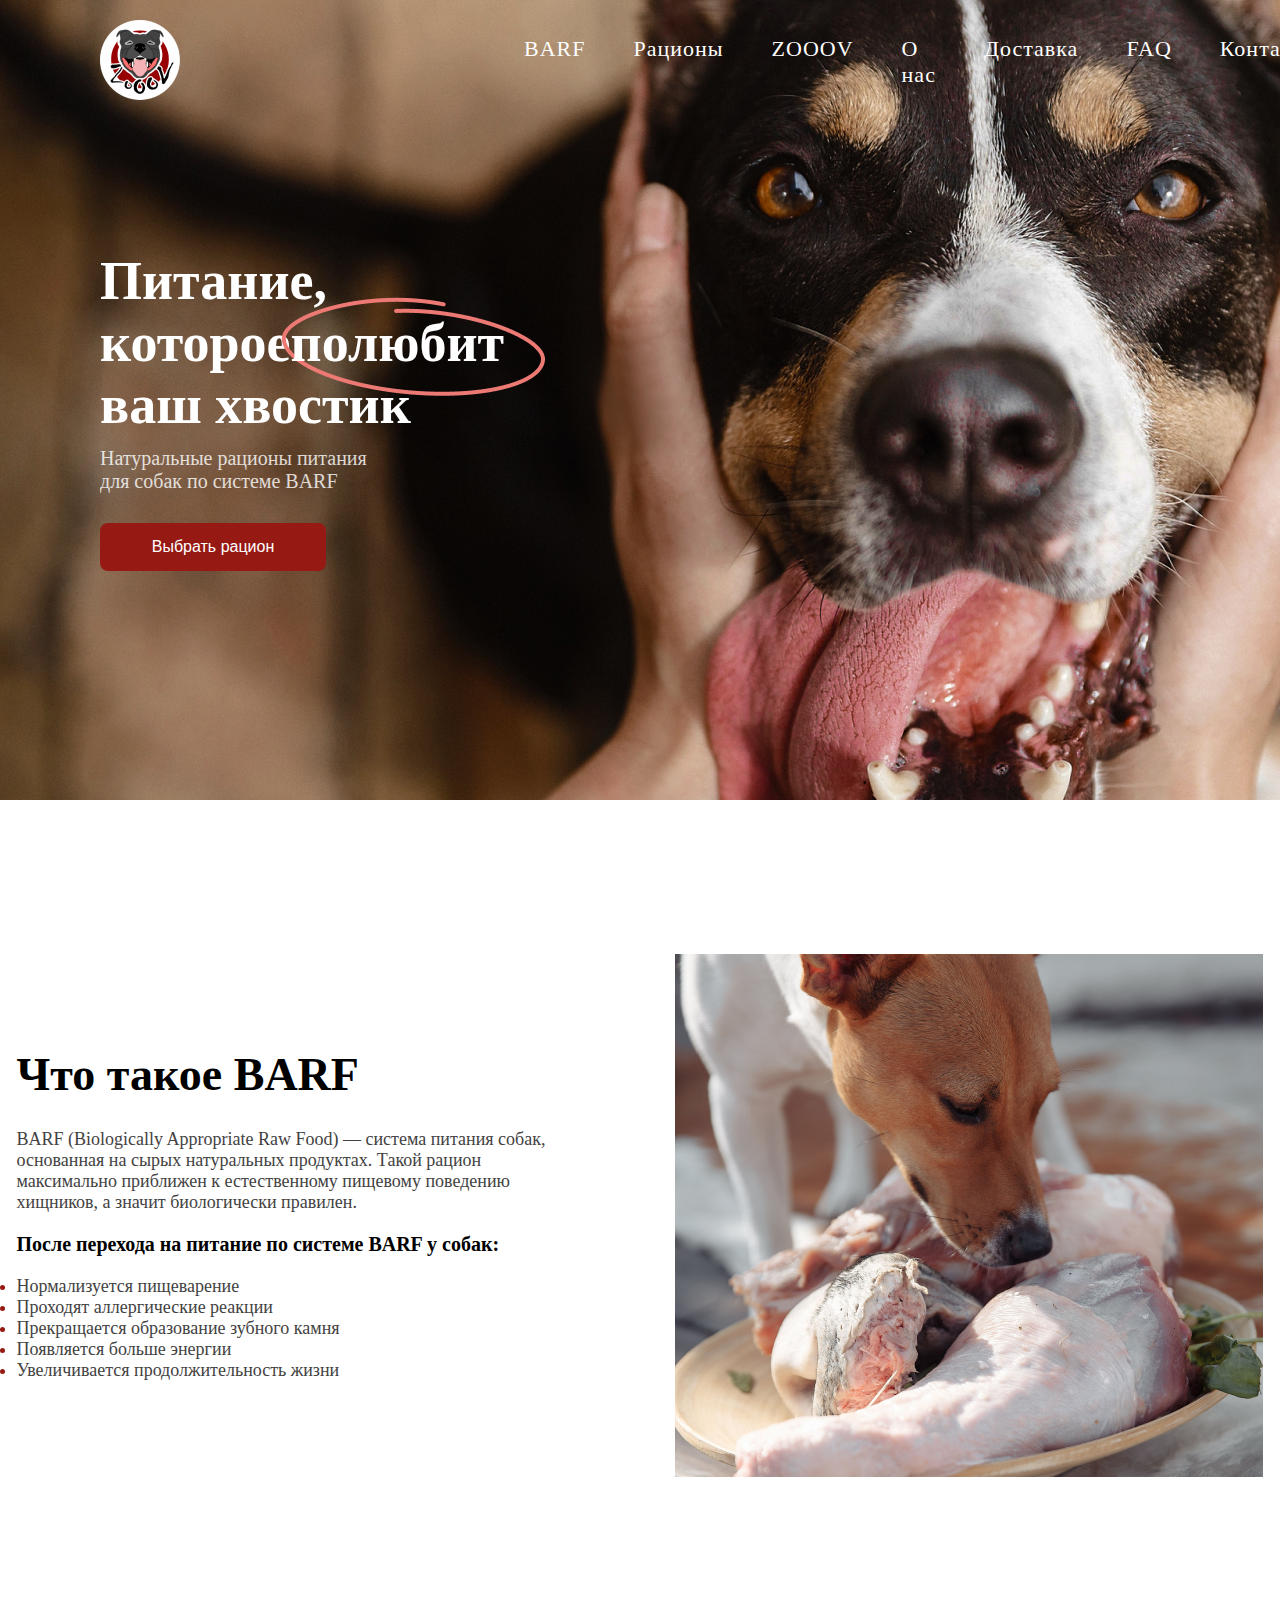
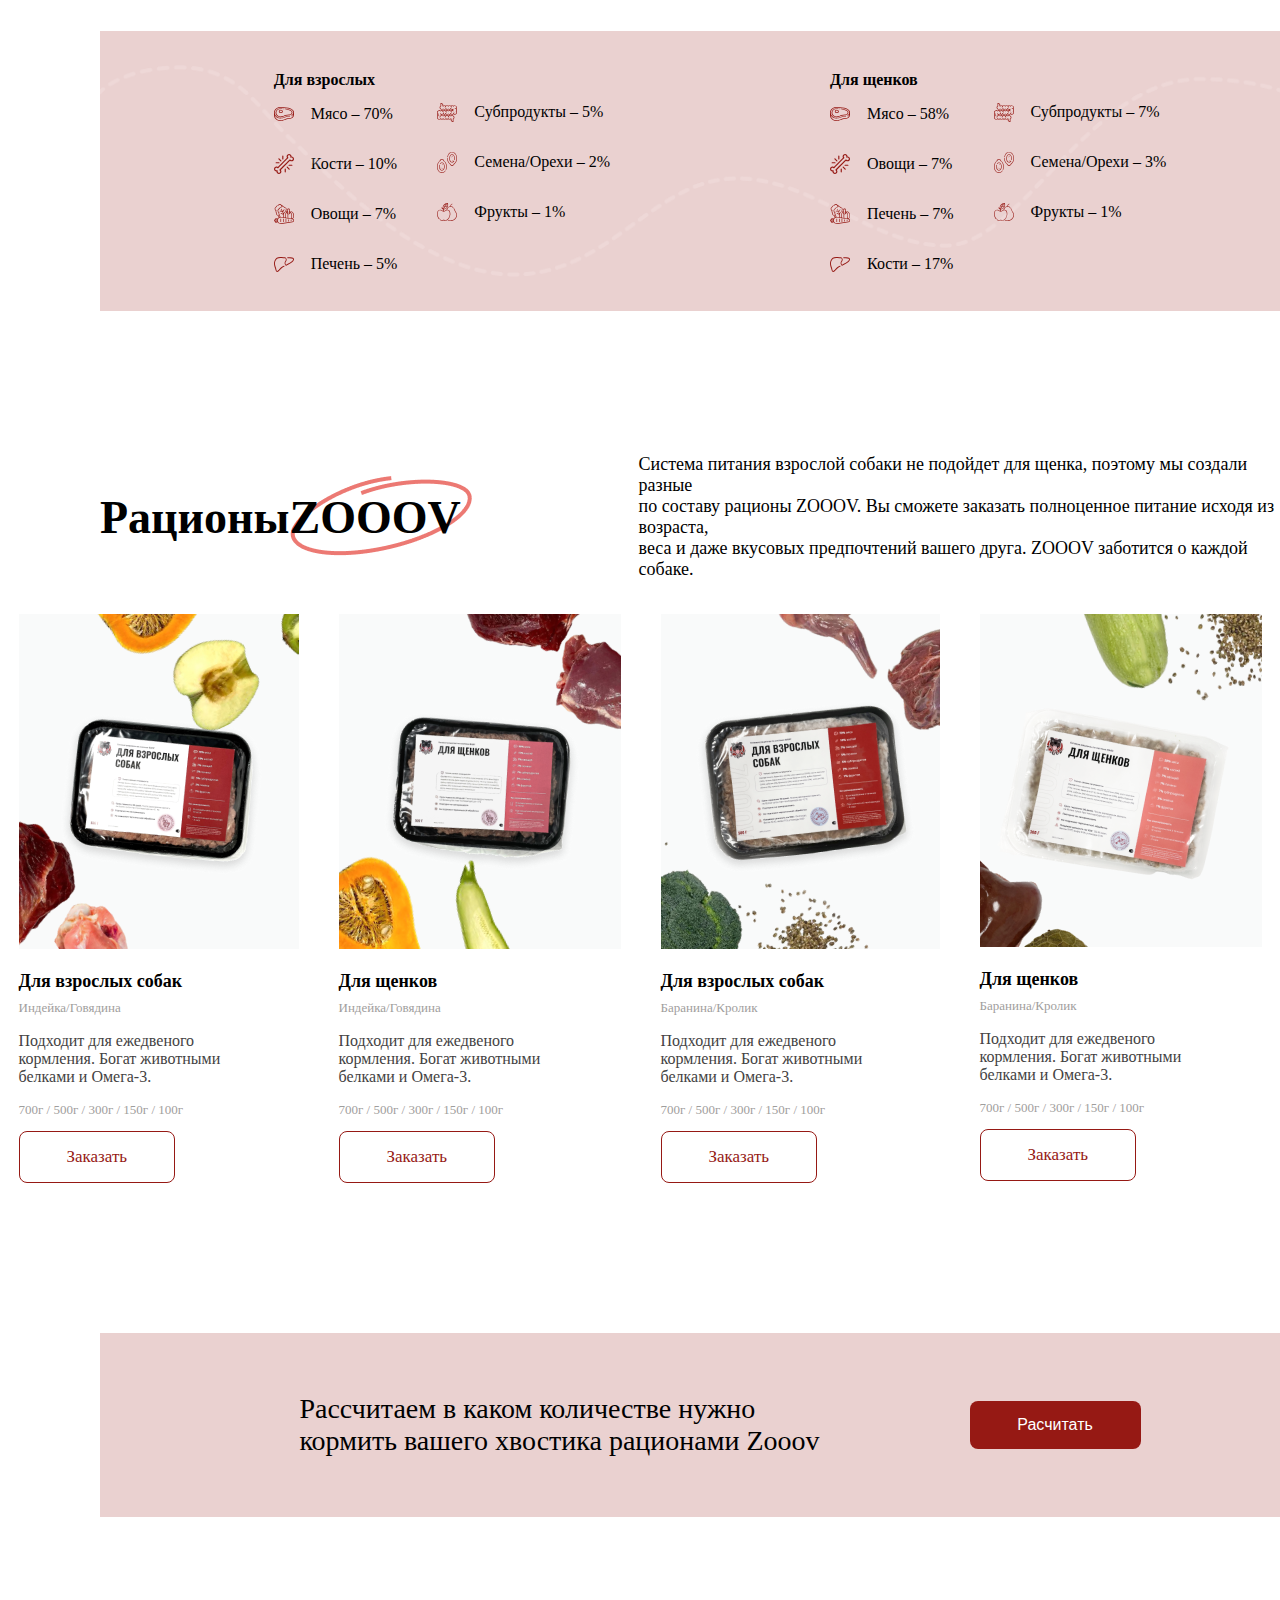
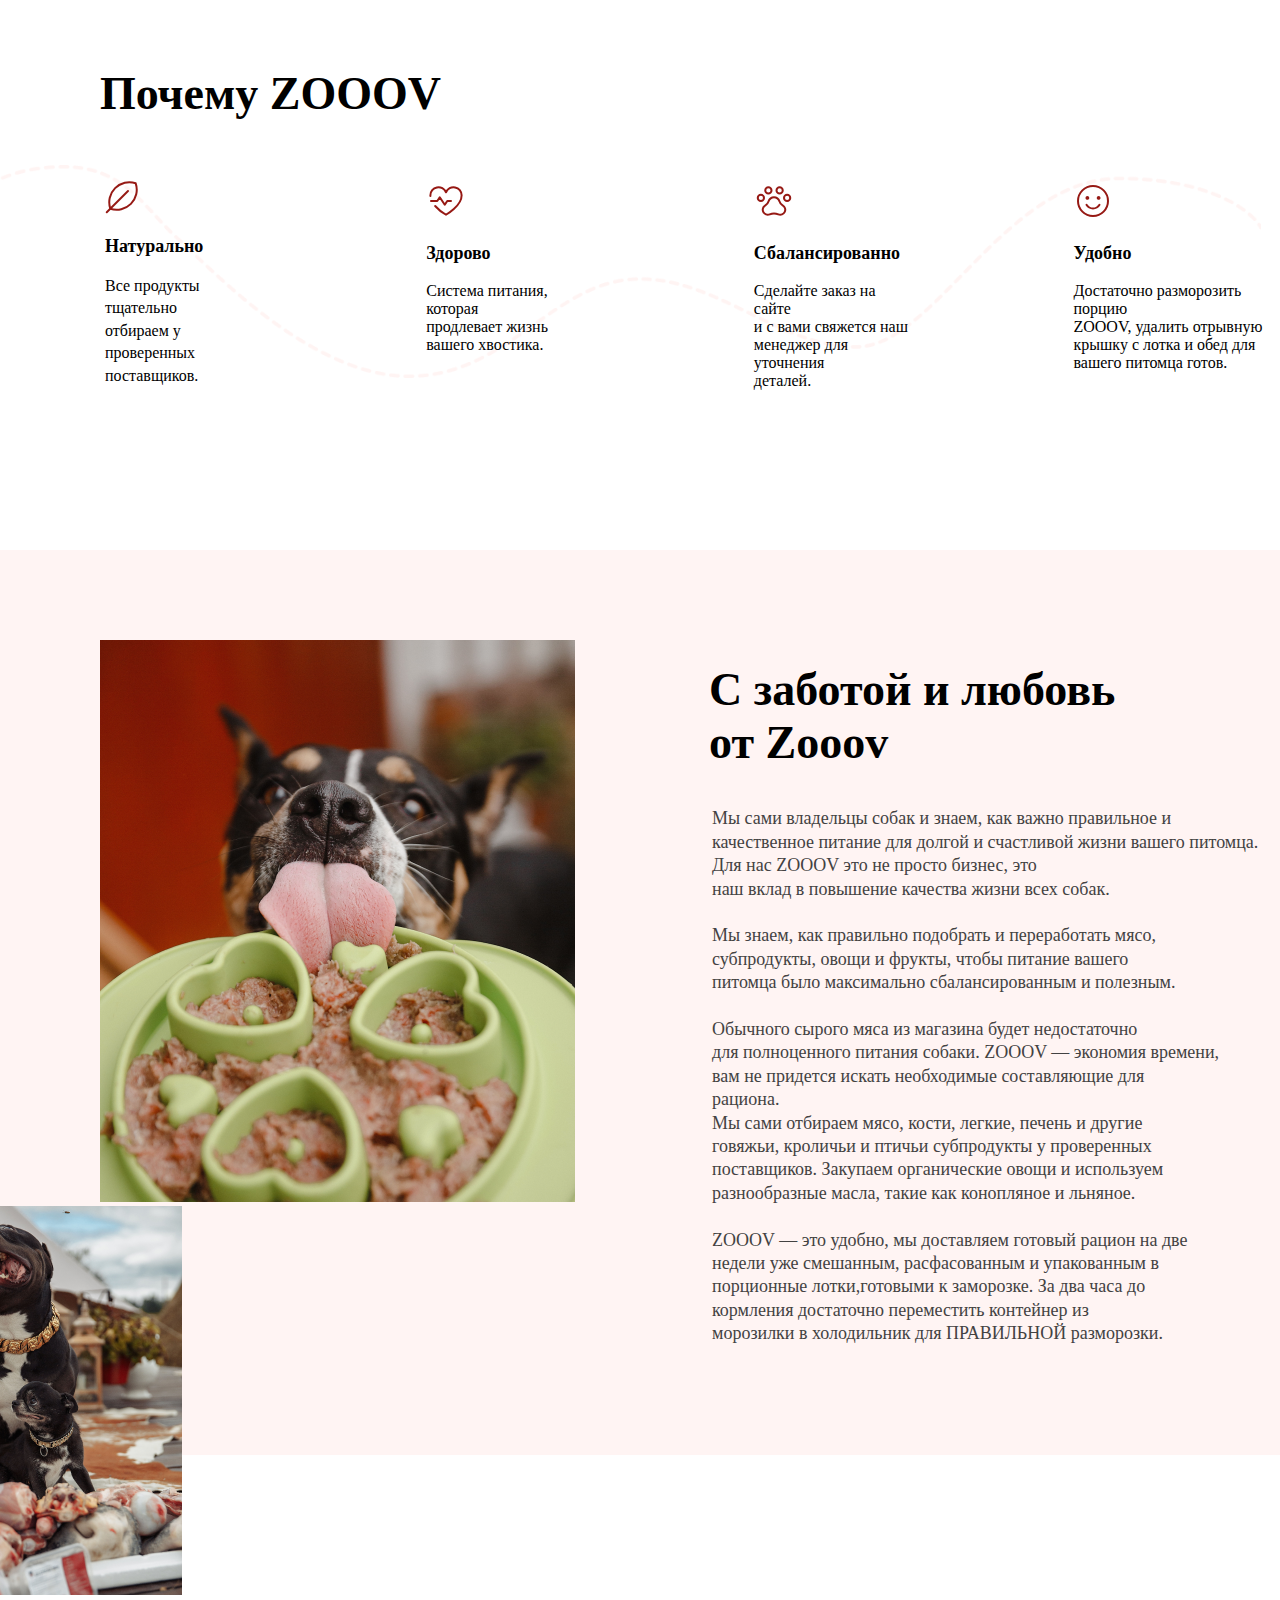
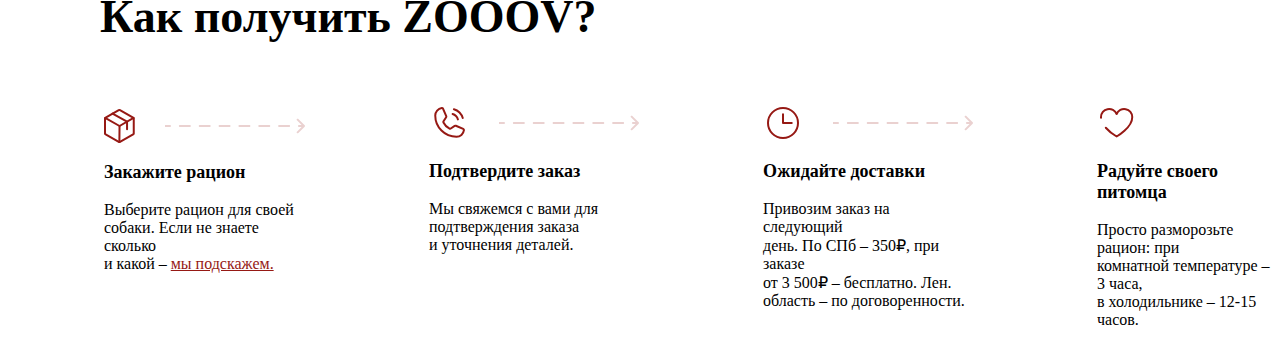
<file: index.html>
<!DOCTYPE html>
<html lang="en">
<head>
  <meta charset="UTF-8">
  <meta http-equiv="X-UA-Compatible" content="IE=edge">
  <meta name="viewport" content="width=device-width, initial-scale=1.0">
  <link rel="stylesheet" href="style.css">
  <title>Document</title>
</head>
<body>
  
<!--HEADER-->
<header>
  <div class="nav-bar">
     <div class="logo">
      <a class="" href="#"><img src="img/logo.png" alt="альтернативный текст"> </a>
    </div>
    <div class="">
      <ul class="menu-flex list degulop-masegvad">
        <li class="menu-li">
          <a class="nav-item link" href="#">BARF</a> 
        </li>
        <li class="menu-li">
          <a class="nav-item link" href="#">Рационы</a> 
        </li>
        <li class="menu-li">
          <a class="nav-item link" href="#">ZOOOV</a> 
        </li>
        <li class="menu-li">
          <a class="nav-item link" href="#">О нас</a> 
        </li>
        <li class="menu-li">
          <a class="nav-item link" href="#">Доставка</a> 
        </li>
        <li class="menu-li">
          <a class="nav-item link" href="#">FAQ</a> 
        </li>
        <li class="menu-li">
          <a class="nav-item link" href="#">Контакты</a> 
        </li>
      </ul>
      <div class="header-div">
        <h1 class="header-h1">
          Питание,<br> которое <img class="img-elips" src="img/Ellipse 1.png" alt="альтернативный текст"><span class="poli">полюбит</span><br> ваш хвостик 
          
        </h1>
        <p class="header-p">
          Натуральные рационы питания<br> для собак по системе BARF
        </p>
        <form action="https://myrusakov.ru/js-accordion.html" target="_blank">
        <button class="header-botton">
          <a href="#" class="botton-a link">Выбрать рацион</a>
        </button>
        </form>
      </div>
    </div>
    <img class="img-zooo" src="img/ZOOOV.png" alt="альтернативный текст">
    </div>
    <img class="img-header" src="img/header.png" alt="альтернативный текст"> 
</header>

<!--Что такое BARF-->
<section>
  <div class="barf">
  <div class="barf-div">
    <h2 class="barf-h2">
      Что такое BARF
    </h2>
    <p class="barf-p">
      BARF (Biologically Appropriate Raw Food) — система питания собак,<br>
       основанная на сырых натуральных продуктах. Такой рацион <br>
        максимально приближен к естественному пищевому поведению <br>
         хищников, а значит биологически правилен. 
    </p>
    <p class="barf-p2">
      После перехода на питание по системе BARF у собак:
    </p>
  
      <li class="barf-li">
        <span class="span-li">Нормализуется пищеварение</span>
      </li>
      <li class="barf-li">
        <span class="span-li">Проходят аллергические реакции</span>
       </li>
      <li class="barf-li">
        <span class="span-li">Прекращается образование зубного камня</span>
      </li>
      <li class="barf-li">
        <span class="span-li">Появляется больше энергии</span>
      </li>
      <li class="barf-li">
        <span class="span-li"> Увеличивается продолжительность жизни </span>
      </li>
   
  </div>
  <div>
    <img class="img-dog" src="img/dog.png" alt="альтернативный текст">
  </div>
  </div>
</section>

<!--РАЦИОН-->
<section>
  <div class="racion-food">
<div class="racion-div">
      <ul>
        <li class="list racion-list">
          Для взрослых 
        </li>
        <li class="list racion">
        <svg width="20" height="14"  fill="none" xmlns="http://www.w3.org/2000/svg">
          <g clip-path="url(#clip0_137_428)">
          <path d="M18.2951 2.43524C17.378 1.78163 16.0964 1.25452 14.4738 0.853916C11.3463 0.0843373 7.81893 0 6.44327 0C2.89242 0 0 2.59337 0 5.77711V8.22289C0 11.4066 2.89242 14 6.44327 14C8.0776 14 9.31217 13.5361 10.6173 13.0512C11.9694 12.5452 13.3568 12.0286 15.3204 12.0286C17.9071 12.0286 20 10.1416 20 7.83283V5.38705C20 4.23795 19.4239 3.24699 18.2951 2.43524ZM17.9659 8.42319C18.1188 8.56024 18.3657 8.57078 18.5185 8.43373C18.7889 8.21235 19.0123 7.95934 19.2122 7.69578V7.83283C19.2122 9.76205 17.4603 11.3328 15.3086 11.3328C13.1922 11.3328 11.7225 11.881 10.3116 12.4081C9.08877 12.872 7.92475 13.3042 6.44327 13.3042C3.44503 13.3042 0.975897 11.2063 0.787772 8.5497C1.88125 10.3419 4.00941 11.5542 6.44327 11.5542C8.0776 11.5542 9.31217 11.0904 10.6173 10.6054C11.9694 10.0994 13.3568 9.58283 15.3204 9.58283C15.4615 9.58283 15.6143 9.57229 15.7554 9.56175C15.9671 9.54066 16.1317 9.37199 16.1082 9.18223C16.0847 8.99247 15.8965 8.84488 15.6849 8.86596C15.5673 8.87651 15.438 8.87651 15.3204 8.87651C13.204 8.87651 11.7343 9.4247 10.3233 9.95181C9.08877 10.4262 7.92475 10.8584 6.44327 10.8584C3.3157 10.8584 0.776014 8.58133 0.776014 5.77711C0.776014 2.97289 3.3157 0.695783 6.44327 0.695783C7.78366 0.695783 11.2287 0.780121 14.2622 1.52861C17.5426 2.34036 19.2122 3.63705 19.2122 5.38705C19.2122 6.34639 18.7654 7.2741 17.9777 7.92771C17.8248 8.06476 17.8248 8.28614 17.9659 8.42319Z" fill="#961914"/>
          <path d="M17.6484 8.64452C17.5544 8.46531 17.3192 8.39151 17.1311 8.47585H17.1193C16.9312 8.56019 16.8489 8.77103 16.943 8.95025C17.0135 9.07676 17.1546 9.14001 17.2957 9.14001C17.3545 9.14001 17.4133 9.12947 17.4721 9.10838C17.6602 9.02404 17.7425 8.82374 17.6484 8.64452Z" fill="#961914"/>
          <path d="M9.26512 1.49691H9.2416C9.02996 1.48636 8.84184 1.62341 8.81832 1.82371C8.80656 2.01347 8.95942 2.18215 9.17106 2.20323H9.19457C9.20633 2.20323 9.21809 2.20323 9.22985 2.20323C9.42973 2.20323 9.6061 2.06618 9.61785 1.87642C9.64137 1.68667 9.47676 1.51799 9.26512 1.49691Z" fill="#961914"/>
          <path d="M18.1893 4.44879C17.8013 3.753 16.943 3.16264 15.6261 2.6777C14.5679 2.28764 13.4039 2.03463 12.6161 1.89758C12.1458 1.81324 11.652 1.73945 11.1464 1.6762C10.9347 1.65511 10.7349 1.79216 10.7113 1.98192C10.6761 2.17168 10.8289 2.35089 11.0406 2.37198C11.5344 2.43523 12.0047 2.50903 12.4633 2.58282C15.144 3.05722 16.9782 3.84788 17.4956 4.75451C17.6014 4.94427 17.6602 5.15511 17.6602 5.38704C17.6602 6.54668 16.6138 7.48493 15.3204 7.48493C14.0153 7.48493 12.7572 7.67469 11.4521 8.06475C10.8877 8.23342 10.3469 8.43372 9.81775 8.63403C9.46502 8.76053 9.11228 8.89758 8.74779 9.01354C7.8542 9.32981 7.16049 9.45632 6.44326 9.45632C4.18577 9.45632 2.3398 7.81174 2.3398 5.7771C2.3398 3.753 4.17401 2.09788 6.44326 2.09788C6.89006 2.09788 7.33686 2.10842 7.77189 2.11897C7.84244 2.11897 7.92475 2.11897 7.99529 2.12951C8.21869 2.14005 8.39506 1.99246 8.40682 1.79216C8.41857 1.6024 8.25396 1.43373 8.03057 1.42318C7.94826 1.42318 7.87771 1.41264 7.79541 1.41264C7.34861 1.41264 6.89006 1.4021 6.44326 1.4021C3.75073 1.4021 1.56378 3.36294 1.56378 5.7771C1.56378 8.19126 3.75073 10.1521 6.44326 10.1521C7.26631 10.1521 8.03057 10.0045 9.02998 9.66716C9.39447 9.5512 9.75896 9.41415 10.1117 9.2771C10.629 9.08734 11.1581 8.88704 11.6872 8.72891C12.91 8.35993 14.0858 8.18071 15.3086 8.18071C17.0253 8.18071 18.4244 6.9262 18.4244 5.38704C18.4362 5.03915 18.3539 4.73342 18.1893 4.44879Z" fill="#961914"/>
          <path d="M6.81955 2.7937C5.72607 2.7937 4.84424 3.52111 4.84424 4.40665C4.84424 5.29219 5.72607 6.00906 6.81955 6.00906C7.91302 6.00906 8.79486 5.28165 8.79486 4.39611C8.79486 3.51057 7.91302 2.7937 6.81955 2.7937ZM6.81955 5.31328C6.16111 5.31328 5.62025 4.90213 5.62025 4.40665C5.62025 3.90063 6.16111 3.50003 6.81955 3.50003C7.47798 3.50003 8.01884 3.90063 8.01884 4.40665C8.01884 4.91268 7.47798 5.31328 6.81955 5.31328Z" fill="#961914"/>
          </g>
          </svg>
          <p class="racion-p">
            Мясо – 70%
          </p>
        </li>
        <li class="list racion">
          <svg width="20" height="20"  fill="none" xmlns="http://www.w3.org/2000/svg">
            <g clip-path="url(#clip0_137_454)">
            <path d="M19.2808 3.15669C18.8223 2.69814 18.1874 2.43359 17.5348 2.43359C17.5348 1.79867 17.2703 1.18138 16.8117 0.722831C15.8593 -0.22955 14.2897 -0.22955 13.3373 0.722831C12.5083 1.53412 12.4025 2.78632 12.9669 3.7387L3.77819 12.9627C2.84344 12.3983 1.55597 12.4865 0.727042 13.3331C-0.225339 14.2854 -0.225339 15.8551 0.727042 16.8075C1.1856 17.266 1.82052 17.5306 2.47307 17.5306C2.47307 18.1832 2.73762 18.8181 3.19618 19.2766C4.14856 20.229 5.71822 20.229 6.6706 19.2766C7.58771 18.3595 7.62299 16.9133 6.84697 15.9609L15.9651 6.80749C16.9352 7.5835 18.3814 7.53059 19.2808 6.63112C20.2332 5.67874 20.2332 4.10908 19.2808 3.15669ZM18.4519 5.8022C17.9581 6.29603 17.0939 6.31366 16.5824 5.8022C16.5119 5.73165 16.4766 5.69638 16.4237 5.62583C16.2297 5.34364 15.824 5.30837 15.5771 5.55528C15.5595 5.57292 5.6124 15.5553 5.57713 15.6082C5.36549 15.8727 5.40076 16.2608 5.68295 16.4548C6.33551 16.9309 6.40605 17.901 5.84168 18.4477C5.34785 18.9415 4.51893 18.9415 4.0251 18.4477C3.67237 18.095 3.54891 17.513 3.74292 17.0191C3.93692 16.5429 3.46073 16.0668 2.98454 16.2608C2.50835 16.4548 1.92634 16.3313 1.55597 15.9786C0.762315 15.1849 1.29142 13.774 2.49071 13.774C2.84344 13.774 3.17854 13.9151 3.42545 14.1444C3.65473 14.3736 4.0251 14.3736 4.25438 14.1444C14.8717 3.47415 14.2191 4.16199 14.2897 4.02089C14.3955 3.79162 14.3426 3.52706 14.1662 3.3507C13.6724 2.85687 13.6724 2.02795 14.1662 1.53412C14.66 1.04029 15.4889 1.04029 15.9828 1.53412C16.3531 1.90449 16.459 2.43359 16.265 2.90978C16.2121 3.03324 16.2121 3.19197 16.265 3.33306C16.3884 3.63288 16.7235 3.77398 17.0233 3.66816C17.4995 3.47415 18.0815 3.59761 18.4519 3.95035C18.9634 4.47945 18.9634 5.29073 18.4519 5.8022Z" fill="#961914"/>
            <path d="M6.4727 7.23126C6.70198 7.46053 7.07235 7.46053 7.30163 7.23126C7.5309 7.00198 7.5309 6.63161 7.30163 6.40233L5.30868 4.40938C5.0794 4.18011 4.70903 4.18011 4.47976 4.40938C4.25048 4.63866 4.25048 5.00903 4.47976 5.23831L6.4727 7.23126Z" fill="#961914"/>
            <path d="M2.18699 9.33004H4.99122C5.30868 9.33004 5.57324 9.06549 5.57324 8.74803C5.57324 8.43057 5.30868 8.16602 4.99122 8.16602H2.18699C1.86953 8.16602 1.60498 8.43057 1.60498 8.74803C1.60498 9.08312 1.86953 9.33004 2.18699 9.33004Z" fill="#961914"/>
            <path d="M8.8184 5.52044C9.13586 5.52044 9.40041 5.25589 9.40041 4.93843V2.11656C9.40041 1.7991 9.13586 1.53455 8.8184 1.53455C8.50094 1.53455 8.23639 1.7991 8.23639 2.11656V4.93843C8.23639 5.25589 8.4833 5.52044 8.8184 5.52044Z" fill="#961914"/>
            <path d="M13.5979 12.7691C13.3687 12.5398 12.9983 12.5398 12.769 12.7691C12.5397 12.9984 12.5397 13.3688 12.769 13.598L14.7619 15.591C14.8678 15.6968 15.0265 15.7674 15.1676 15.7674C15.6791 15.7674 15.9436 15.1324 15.5732 14.7621L13.5979 12.7691Z" fill="#961914"/>
            <path d="M17.8836 10.6704H15.0617C14.7443 10.6704 14.4797 10.935 14.4797 11.2524C14.4797 11.5699 14.7443 11.8344 15.0617 11.8344H17.866C18.1834 11.8344 18.448 11.5699 18.448 11.2524C18.4656 10.935 18.2011 10.6704 17.8836 10.6704Z" fill="#961914"/>
            <path d="M11.2522 14.4799C10.9348 14.4799 10.6702 14.7444 10.6702 15.0619V17.8661C10.6702 18.1836 10.9348 18.4481 11.2522 18.4481C11.5697 18.4481 11.8342 18.1836 11.8342 17.8661V15.0619C11.8342 14.7444 11.5697 14.4799 11.2522 14.4799Z" fill="#961914"/>
            </g>
            </svg>
            <p class="racion-p">
              Кости – 10%
            </p>
        </li>
        <li class="list racion">
          <svg width="20" height="20" fill="none" xmlns="http://www.w3.org/2000/svg">
            <g clip-path="url(#clip0_137_471)">
            <path d="M20 11.2757C20 9.87654 19.318 8.5244 18.1775 7.68959C17.9424 7.51323 17.6602 7.41917 17.3663 7.41917C17.0018 7.41917 16.6608 7.56026 16.4139 7.80717C16.3668 7.7719 16.3198 7.72487 16.2728 7.68959C16.0964 7.5485 15.8848 7.4662 15.6614 7.44268L15.8025 5.87889C15.8025 5.84362 15.8025 5.80835 15.8025 5.76132C15.8025 5.06761 15.2381 4.51499 14.5561 4.51499H14.4738C13.7801 4.51499 13.2275 5.07937 13.2275 5.76132C13.2275 5.79659 13.2275 5.83186 13.2275 5.87889L13.3686 7.45444C13.1687 7.48971 12.9688 7.57202 12.8042 7.70135C12.7454 7.74838 12.6984 7.79541 12.6396 7.84245C12.6161 7.80717 12.5808 7.78366 12.5456 7.76014C12.5691 7.64256 12.5808 7.52499 12.5808 7.41917C12.5808 7.00764 12.4515 6.61964 12.2163 6.29042C12.4515 5.9612 12.5808 5.57319 12.5808 5.16167C12.5808 4.05644 11.652 3.16285 10.535 3.23339C10.3233 2.6455 9.84127 2.18695 9.25338 2.02234C8.85362 1.52851 8.26573 1.25808 7.63081 1.29336C7.36038 0.529101 6.64315 0 5.80835 0C5.10288 0 4.46796 0.376249 4.12698 0.964139C3.28042 0.999412 2.53968 1.59906 2.32804 2.4221C1.32863 2.79835 0.646678 3.76249 0.646678 4.83245C0.646678 5.69077 1.06996 6.4903 1.77543 6.96061C1.66961 7.20753 1.61082 7.47795 1.61082 7.73663C1.61082 8.31276 1.86949 8.85362 2.31628 9.21811C2.28101 9.37096 2.2575 9.52381 2.2575 9.67666C2.2575 10.6643 2.99824 11.4874 3.96238 11.5932L4.6796 13.592C4.31511 13.8624 3.99765 14.2034 3.76249 14.5797L2.06937 14.2034C2.01058 14.1917 1.94004 14.1799 1.86949 14.1799C1.37566 14.1799 0.964139 14.5797 0.964139 15.0852V15.2146C0.964139 15.3086 0.975897 15.3909 1.01117 15.4733H0.964139C0.435038 15.485 0 15.92 0 16.4491C0 16.9782 0.435038 17.4133 0.964139 17.4133H1.01117C0.987654 17.4956 0.964139 17.5779 0.964139 17.672V17.8013C0.964139 18.2951 1.3639 18.7066 1.86949 18.7066C1.94004 18.7066 1.99882 18.6949 2.06937 18.6831L3.76249 18.3069C4.38566 19.318 5.50265 20 6.77249 20H6.84303C7.0194 20 7.20753 19.9882 7.38389 19.953L18.448 18.2481C19.3416 18.107 20 17.3545 20 16.4374C20 15.7084 19.5767 15.0852 18.9536 14.7913C19.6238 13.9918 20 12.9806 20 11.9342V11.2757ZM15.8848 8.20694C16.8489 8.94768 17.425 10.1117 17.425 11.3463V12.5338C17.425 13.1922 17.2604 13.8389 16.9547 14.4151L14.368 14.0153C14.2622 13.545 14.2034 13.0747 14.2034 12.5926V11.2757C14.2034 10.9465 14.2387 10.629 14.2857 10.2998C14.368 10.3116 14.4386 10.3116 14.5209 10.3116C15.438 10.3116 16.1317 9.90006 16.1317 9.34744C16.1317 9.04174 15.92 8.77131 15.5556 8.59494L15.6026 8.0776C15.6966 8.10112 15.7907 8.13639 15.8848 8.20694ZM14.4738 5.16167H14.5561C14.8854 5.16167 15.1558 5.4321 15.1558 5.76132C15.1558 5.78483 15.1558 5.79659 15.1558 5.82011L14.8618 9.04174L15.1088 9.12405C15.3909 9.21811 15.485 9.33568 15.485 9.3592C15.485 9.44151 15.144 9.67666 14.5209 9.67666C13.8977 9.67666 13.5567 9.42975 13.5567 9.3592C13.5567 9.33568 13.6508 9.21811 13.933 9.12405L14.1799 9.04174L13.8742 5.82011C13.8742 5.79659 13.8742 5.78483 13.8742 5.76132C13.8742 5.4321 14.1446 5.16167 14.4738 5.16167ZM13.4274 8.08936L13.4744 8.59494C13.1099 8.77131 12.8983 9.04174 12.8983 9.34744C12.8983 9.70018 13.1922 9.99412 13.639 10.1705C13.5802 10.535 13.545 10.9112 13.545 11.2757V12.5808C13.545 13.0276 13.592 13.4627 13.6743 13.8977L11.7695 13.6038C11.6637 13.251 11.6049 12.8865 11.6049 12.5103V11.3463C11.6049 10.1235 12.1928 8.94768 13.1805 8.20694C13.2628 8.14815 13.3451 8.11287 13.4274 8.08936ZM9.94709 13.3333C9.77072 12.8865 9.67666 12.428 9.67666 11.9459V11.2757C9.67666 10.0764 10.2646 8.92416 11.2404 8.20694C11.358 8.11287 11.5109 8.06584 11.6637 8.06584C11.8636 8.06584 12.04 8.14815 12.1693 8.27748C11.4051 9.11229 10.97 10.2058 10.97 11.3463V12.5338C10.97 12.863 11.0053 13.1922 11.0758 13.5215L9.94709 13.3333ZM9.9706 3.64491L10.0294 3.97413L10.3586 3.90359C10.4644 3.88007 10.5585 3.86831 10.6408 3.86831C11.358 3.86831 11.9342 4.44444 11.9342 5.16167C11.9342 5.50265 11.8048 5.82011 11.5697 6.06702L11.3463 6.29042L11.5697 6.51382C11.8048 6.76073 11.9342 7.07819 11.9342 7.41917C11.9342 7.43092 11.9342 7.44268 11.9342 7.44268C11.8401 7.43092 11.7578 7.41917 11.6637 7.41917C11.3698 7.41917 11.0876 7.51323 10.8524 7.68959C10.2646 8.11287 9.806 8.68901 9.48854 9.32393C9.37096 8.94768 9.24162 8.58319 9.11229 8.23045C9.40623 6.65491 10.5115 5.74956 10.5232 5.7378L10.3233 5.47913L10.1235 5.23222C10.0764 5.26749 9.20635 5.98471 8.71252 7.26631C8.04233 5.72604 7.40741 4.72663 7.37213 4.66784L6.81952 5.00882C6.83128 5.02058 7.3251 5.79659 7.88948 7.03116C6.9371 6.66667 5.83186 6.77249 5.77307 6.77249L5.83186 7.41917C6.31393 7.37213 7.68959 7.39565 8.33627 8.05409C8.55967 8.6067 8.78307 9.21811 8.98295 9.87654C8.00705 9.3592 6.83128 9.3592 6.77249 9.3592V9.99412C6.78425 9.99412 8.21869 10.0059 9.07701 10.6761C9.0535 10.876 9.02998 11.0758 9.02998 11.2757V11.9577C9.02998 12.3927 9.10053 12.816 9.21811 13.2275L7.38389 12.9453C7.28983 12.9336 7.19577 12.9218 7.10171 12.9101C6.38448 12.9101 5.80835 12.3222 5.80835 11.6049C5.80835 11.4521 5.84362 11.2992 5.90241 11.1464L5.99647 10.8995L5.76132 10.7701C5.38507 10.535 5.16167 10.1235 5.16167 9.67666C5.16167 9.41799 5.23222 9.17108 5.37331 8.95944L5.57319 8.65373L5.25573 8.50088C4.5973 8.17166 4.19753 7.51323 4.19753 6.77249C4.19753 5.91417 4.77366 5.14991 5.59671 4.91476L5.79659 4.85597L5.83186 4.64433C5.91417 4.02116 6.46678 3.55085 7.10171 3.55085C7.11346 3.55085 7.12522 3.55085 7.13698 3.55085C7.16049 3.55085 7.18401 3.56261 7.20753 3.56261L7.44268 3.58613L7.52499 3.36273C7.72487 2.88066 8.19518 2.57496 8.71252 2.57496C9.33568 2.57496 9.86479 3.03351 9.9706 3.64491ZM4.42093 10.97H4.19753C3.48031 10.97 2.90417 10.3939 2.90417 9.67666C2.90417 9.52381 2.93945 9.37096 2.99824 9.21811L3.0923 8.97119L2.85714 8.8301C2.48089 8.59494 2.2575 8.18342 2.2575 7.73663C2.2575 7.47795 2.32804 7.23104 2.46914 7.0194L2.66902 6.7137L2.35156 6.56085C1.69312 6.23163 1.29336 5.57319 1.29336 4.83245C1.29336 3.97413 1.86949 3.20988 2.69253 2.97472L2.89242 2.91593L2.92769 2.70429C3.02175 2.08113 3.56261 1.59906 4.19753 1.59906C4.20929 1.59906 4.22105 1.59906 4.2328 1.59906C4.25632 1.59906 4.27984 1.59906 4.30335 1.61082L4.53851 1.63433L4.63257 1.42269C4.82069 0.952381 5.29101 0.646678 5.80835 0.646678C6.43151 0.646678 6.96061 1.09347 7.07819 1.71664L7.13698 2.04586L7.4662 1.97531C7.57202 1.95179 7.65432 1.94004 7.74838 1.94004C7.90124 1.94004 8.04233 1.97531 8.17166 2.02234C7.68959 2.15168 7.27807 2.46914 7.03116 2.90417C6.17284 2.92769 5.44386 3.53909 5.23222 4.36214C4.2328 4.72663 3.55085 5.69077 3.55085 6.77249C3.55085 7.63081 3.97413 8.43034 4.6796 8.90065C4.57378 9.14756 4.51499 9.40623 4.51499 9.67666C4.51499 10.2528 4.77366 10.7937 5.22046 11.1581C5.18519 11.311 5.16167 11.4638 5.16167 11.6167C5.16167 12.1811 5.40858 12.6984 5.79659 13.0511C5.60847 13.1099 5.42034 13.1805 5.24397 13.2628L4.42093 10.97ZM1.61082 15.2263V15.097C1.61082 14.9324 1.76367 14.8148 1.92828 14.8501L3.46855 15.1911C3.42152 15.2851 3.38624 15.3792 3.36273 15.485H1.86949C1.7284 15.485 1.61082 15.3674 1.61082 15.2263ZM0.646678 16.4491C0.646678 16.2728 0.787772 16.1317 0.964139 16.1317H1.86949H3.24515C3.23339 16.2375 3.23339 16.3433 3.23339 16.4491C3.23339 16.555 3.24515 16.6608 3.24515 16.7666H1.86949H0.964139C0.787772 16.7666 0.646678 16.6255 0.646678 16.4491ZM1.92828 18.06C1.77543 18.0952 1.61082 17.9659 1.61082 17.8131V17.6837C1.61082 17.5426 1.7284 17.425 1.86949 17.425H3.36273C3.38624 17.5309 3.42152 17.6249 3.45679 17.719L1.92828 18.06ZM19.3533 16.4491C19.3533 17.037 18.93 17.5309 18.3539 17.6132L7.28983 19.318C7.14874 19.3416 6.99589 19.3533 6.84303 19.3533H6.77249C5.17343 19.3533 3.86831 18.0482 3.86831 16.4491C3.86831 14.8501 5.17343 13.545 6.77249 13.545H6.84303C6.98413 13.545 7.13698 13.5567 7.28983 13.5802L18.3539 15.2851C18.93 15.3674 19.3533 15.8613 19.3533 16.4491ZM19.3533 11.9459C19.3533 12.9336 18.9536 13.8977 18.2481 14.6149L17.6014 14.5209C17.8954 13.8977 18.0482 13.2275 18.0482 12.5338V11.3463C18.0482 10.2058 17.6132 9.10053 16.8607 8.26573C16.99 8.14815 17.1664 8.06584 17.3545 8.06584C17.5073 8.06584 17.6602 8.11287 17.7778 8.20694C18.7537 8.92416 19.3416 10.0764 19.3416 11.2757L19.3533 11.9459Z" fill="#961914"/>
            <path d="M6.45502 14.8384H7.1017V18.06H6.45502V14.8384Z" fill="#961914"/>
            <path d="M9.02997 14.8384H9.67665V18.06H9.02997V14.8384Z" fill="#961914"/>
            <path d="M11.6167 14.8384H12.2634V18.06H11.6167V14.8384Z" fill="#961914"/>
            <path d="M14.1917 15.485H14.8383V17.425H14.1917V15.485Z" fill="#961914"/>
            <path d="M16.7666 15.8025H17.4133V17.0958H16.7666V15.8025Z" fill="#961914"/>
            </g>
            </svg>
            <p class="racion-p">
              Овощи – 7%
              </p>
        </li>
        <li class="list racion">
          <svg width="20" height="15" fill="none" xmlns="http://www.w3.org/2000/svg">
            <g clip-path="url(#clip0_137_483)">
            <path d="M13.6344 0.357143C13.3663 0.357143 13.1828 0.559006 13.1828 0.854037C13.1828 1.14907 13.3663 1.35093 13.6344 1.35093C16.6408 1.35093 19.0967 1.4441 19.0967 2.25155C19.0967 4.20807 14.5942 6.39752 11.9548 7.65528C11.6302 7.36025 11.4044 6.66149 11.4044 6.10248C11.4044 5.54348 11.5879 5.04658 11.8984 4.70497C12.3924 4.20807 12.6747 3.40062 12.6747 2.6087C12.6747 1.66149 12.223 0.807453 11.4467 0.403727C11.4044 0.357143 11.3056 0.357143 11.2632 0.357143C10.6422 0.295031 9.9506 0.248447 9.31546 0.201863C8.271 0.0931677 7.18419 0 6.18208 0C3.23218 0 1.77841 1.4441 1.04446 2.65528C0.550459 3.49379 0 5.04658 0 6.45963C0 7.81056 0.550459 9.56522 0.959774 10.9627C1.04446 11.2112 1.10092 11.4596 1.1856 11.6615C1.27029 11.9565 1.36909 12.2516 1.41143 12.5C1.82075 13.8975 2.08892 15 3.31687 15C3.99435 15 4.77064 14.1925 6.08327 12.7484C6.95836 11.8012 7.96048 10.7609 8.59562 10.4037C9.04728 10.1553 9.59774 9.90683 10.1905 9.65839C10.4164 9.54969 10.5011 9.25466 10.4164 9.00621C10.3317 8.75776 10.0494 8.64907 9.82357 8.75776C9.23077 9.0528 8.68031 9.30124 8.22865 9.50311C7.41002 9.90683 6.4079 11.0093 5.46224 12.0497C4.7283 12.8106 3.6415 14.0062 3.31687 14.0062C2.86521 14.0062 2.68172 13.6491 2.31475 12.205C2.23006 11.9565 2.18772 11.6615 2.08892 11.3509C2.00423 11.1025 1.94778 10.854 1.86309 10.6056C1.45378 9.25466 0.959774 7.6087 0.959774 6.45963C0.959774 5.15528 1.51023 3.80435 1.82075 3.26087C2.68172 1.75466 4.17784 0.993789 6.22442 0.993789C7.18419 0.993789 8.271 1.08696 9.31546 1.19565C9.9506 1.24224 10.5857 1.28882 11.2209 1.35093C11.6302 1.59938 11.856 2.04969 11.856 2.6087C11.856 3.1677 11.6725 3.6646 11.362 4.00621C10.868 4.50311 10.5999 5.29503 10.5999 6.10248C10.5999 6.84783 10.9245 8.15217 11.8278 8.64907C11.9689 8.69565 12.096 8.69565 12.1948 8.64907C16.1044 6.75466 20.0141 4.70497 20.0141 2.25155C20 0.450311 17.6853 0.357143 13.6344 0.357143Z" fill="#961914"/>
            </g>
            </svg>
            <p class="racion-p">
              Печень – 5%
              </p>
        </li>
        </ul>



    <ul class="racion-ul">
      <li class="list racion" >
        <svg width="20" height="19"  fill="none" xmlns="http://www.w3.org/2000/svg">
          <path d="M19.5887 5.82541C19.8582 5.46132 20 5.04329 20 4.5983C20 3.41164 18.9929 2.45422 17.7447 2.45422C17.2766 2.45422 16.8369 2.58907 16.4539 2.84528C16.0709 2.58907 15.6312 2.45422 15.1631 2.45422C14.695 2.45422 14.2553 2.58907 13.8723 2.84528C13.5035 2.60255 13.0496 2.45422 12.5816 2.45422C12.1135 2.45422 11.6738 2.58907 11.2908 2.84528C10.9078 2.58907 10.4539 2.45422 10 2.45422C9.51773 2.45422 9.07801 2.60255 8.70922 2.84528C8.32624 2.58907 7.88652 2.45422 7.41844 2.45422C6.95035 2.45422 6.51064 2.58907 6.12766 2.84528V1.05181L4.28369 0H3.5461V2.84528C2.95035 3.24982 2.58156 3.89709 2.58156 4.5983C2.58156 5.78495 3.58865 6.74237 4.83688 6.74237C5.30496 6.74237 5.74468 6.60752 6.12766 6.35131C6.51064 6.60752 6.95035 6.74237 7.41844 6.74237C7.88652 6.74237 8.34042 6.60752 8.70922 6.35131C9.07801 6.60752 9.53191 6.74237 10 6.74237C10.4681 6.74237 10.9078 6.60752 11.2908 6.35131C11.6596 6.60752 12.1135 6.74237 12.5816 6.74237C13.0496 6.74237 13.4894 6.60752 13.8723 6.35131C14.2411 6.60752 14.6809 6.74237 15.1489 6.74237C15.2624 6.74237 15.3901 6.72889 15.5035 6.7154C15.4894 6.82328 15.4752 6.93116 15.4752 7.05252C15.4752 7.17388 15.4894 7.28176 15.5035 7.38964C14.9362 7.30873 14.3404 7.43009 13.8582 7.75373C13.5035 7.49752 13.0496 7.36267 12.5816 7.36267C12.1135 7.36267 11.6738 7.49752 11.2908 7.75373C10.9078 7.49752 10.4539 7.36267 10 7.36267C9.53191 7.36267 9.0922 7.49752 8.70922 7.75373C8.34042 7.49752 7.90071 7.36267 7.41844 7.36267C6.95035 7.36267 6.49645 7.49752 6.12766 7.75373C5.74468 7.49752 5.30496 7.36267 4.83688 7.36267C4.36879 7.36267 3.92908 7.49752 3.5461 7.75373C3.16312 7.49752 2.7234 7.36267 2.25532 7.36267C1.00709 7.36267 0 8.32008 0 9.50674C0 9.96522 0.141844 10.3833 0.411347 10.7339C0.141844 11.0845 0 11.516 0 11.961C0 12.406 0.141844 12.824 0.411347 13.1881C0.156028 13.5252 0 13.9567 0 14.4017C0 15.5884 1.00709 16.5458 2.25532 16.5458C2.7234 16.5458 3.1773 16.3974 3.5461 16.1547C3.92908 16.4109 4.36879 16.5458 4.83688 16.5458C5.30496 16.5458 5.74468 16.4109 6.12766 16.1547C6.51064 16.4109 6.95035 16.5458 7.41844 16.5458C7.88652 16.5458 8.34042 16.3974 8.70922 16.1547C9.0922 16.4109 9.53191 16.5458 10 16.5458C10.4681 16.5458 10.9078 16.4109 11.2908 16.1547C11.6596 16.3974 12.1135 16.5458 12.5816 16.5458C13.0496 16.5458 13.4894 16.4109 13.8723 16.1547V17.9482L15.7163 19H16.4539V16.1547C17.0496 15.7502 17.4184 15.1029 17.4184 14.4017C17.4184 13.215 16.4113 12.2576 15.1631 12.2576C14.695 12.2576 14.2553 12.3925 13.8723 12.6487C13.4894 12.3925 13.0355 12.2576 12.5816 12.2576C12.1135 12.2576 11.6738 12.3925 11.2908 12.6487C10.922 12.406 10.4823 12.2576 10 12.2576C9.53191 12.2576 9.0922 12.3925 8.70922 12.6487C8.32624 12.3925 7.88652 12.2576 7.41844 12.2576C6.95035 12.2576 6.51064 12.3925 6.12766 12.6487C5.74468 12.3925 5.30496 12.2576 4.83688 12.2576C4.7234 12.2576 4.59574 12.2711 4.48227 12.2846C4.49645 12.1767 4.51064 12.0688 4.51064 11.9475C4.51064 11.8396 4.49645 11.7182 4.48227 11.6104C4.59574 11.6238 4.70922 11.6373 4.83688 11.6373C5.31915 11.6373 5.75887 11.489 6.12766 11.2463C6.49645 11.516 6.95035 11.6508 7.41844 11.6508C7.88652 11.6508 8.32624 11.516 8.70922 11.2598C9.07801 11.5025 9.53191 11.6508 10 11.6508C10.4681 11.6508 10.9078 11.516 11.2908 11.2598C11.6738 11.516 12.1135 11.6508 12.5816 11.6508C13.0496 11.6508 13.4894 11.516 13.8723 11.2598C14.2411 11.5025 14.695 11.6508 15.1631 11.6508C15.6454 11.6508 16.0851 11.5025 16.4539 11.2598C16.8369 11.516 17.2766 11.6508 17.7447 11.6508C18.9929 11.6508 20 10.6934 20 9.50674C20 9.06175 19.8582 8.64372 19.5887 8.27963C19.8582 7.91554 20 7.49752 20 7.05252C19.9858 6.59404 19.844 6.17601 19.5887 5.82541ZM18.9362 8.4819C19.2057 8.76508 19.3475 9.12917 19.3475 9.50674C19.3475 10.3563 18.6241 11.044 17.7305 11.044C17.4468 11.044 17.1631 10.9631 16.922 10.8417C17.2199 10.4776 17.4043 10.0192 17.4043 9.52023H16.766C16.766 10.3698 16.0426 11.0575 15.1489 11.0575C14.4681 11.0575 13.8582 10.6529 13.6312 10.0326L13.0213 10.2214C13.1064 10.4507 13.2199 10.6529 13.3759 10.8282C12.7943 11.1384 12.0142 11.0845 11.5035 10.6395L11.2908 10.4642L11.0638 10.6395C10.7801 10.8957 10.3972 11.0305 10 11.0305C9.31915 11.0305 8.7234 10.626 8.48227 10.0192L7.87234 10.2349C7.95745 10.4507 8.07092 10.6529 8.22695 10.8282C7.7305 11.0845 7.10638 11.0845 6.62411 10.8282C6.9078 10.4642 7.0922 10.0057 7.0922 9.50674H6.4539C6.4539 10.3563 5.7305 11.044 4.83688 11.044C4.62411 11.044 4.42553 11.0035 4.24113 10.9361C4.05674 10.6125 3.78723 10.3428 3.46099 10.1405L3.10638 10.6529C3.57447 10.9361 3.85816 11.4216 3.85816 11.9475C3.85816 12.1498 3.8156 12.3385 3.74468 12.5138C3.04965 12.8779 2.56738 13.5791 2.56738 14.3882H3.20567C3.20567 13.5387 3.92908 12.851 4.82269 12.851C5.21986 12.851 5.60284 12.9858 5.90071 13.242L6.11347 13.4308L6.32624 13.242C6.85106 12.8375 7.63121 12.77 8.22695 13.0802C7.91489 13.4578 7.74468 13.9163 7.74468 14.4017H8.38298C8.38298 13.9702 8.58156 13.5522 8.92199 13.2555C9.21986 13.0128 9.60284 12.8779 10 12.8779C10.8936 12.8779 11.617 13.5656 11.617 14.4152H12.2553C12.2553 13.9163 12.0709 13.4578 11.773 13.0937C12.3546 12.7835 13.1348 12.8375 13.6596 13.269L13.8723 13.4578L14.0851 13.269C14.383 13.0128 14.766 12.8779 15.1631 12.8779C16.0567 12.8779 16.7801 13.5656 16.7801 14.4152C16.7801 14.9546 16.4681 15.467 15.9716 15.7367L15.8156 15.8311V18.3527L14.5248 17.6111V15.8311L14.3688 15.7367C14.2695 15.6828 14.1844 15.6153 14.0993 15.5479L13.8865 15.3591L13.6738 15.5479C13.3759 15.8041 12.9929 15.939 12.5957 15.939C11.9291 15.939 11.3191 15.5479 11.0922 14.9546L10.4823 15.1703C10.5674 15.3726 10.6809 15.5614 10.8227 15.7367C10.3262 15.9929 9.70213 15.9929 9.21986 15.7367C9.37589 15.5479 9.48936 15.3456 9.57447 15.1164L8.93617 14.9141C8.70922 15.5344 8.09929 15.939 7.41844 15.939C7.02128 15.939 6.6383 15.8041 6.34043 15.5479L6.12766 15.3591L5.91489 15.5479C5.40425 15.9794 4.62411 16.0468 4.04255 15.7232C4.19858 15.5344 4.31206 15.3321 4.39716 15.1029L3.78723 14.9006C3.56028 15.5209 2.95035 15.9255 2.2695 15.9255C1.37589 15.9255 0.652482 15.2378 0.652482 14.3882C0.652482 13.5387 1.37589 12.851 2.2695 12.851V12.2576C1.74468 12.2576 1.26241 12.4329 0.879433 12.7161C0.737589 12.4869 0.666667 12.2172 0.666667 11.9475C0.666667 11.6778 0.737589 11.4081 0.879433 11.1788C1.1773 11.3946 1.51773 11.5429 1.91489 11.6104L2.01418 11.0035C1.21986 10.8957 0.638298 10.2619 0.638298 9.50674C0.638298 8.6572 1.3617 7.96948 2.25532 7.96948C2.65248 7.96948 3.03546 8.10433 3.33333 8.36054L3.5461 8.54933L3.75887 8.36054C4.2695 7.92903 5.04964 7.8616 5.63121 8.18524C5.48936 8.36054 5.37589 8.56281 5.29078 8.79205L5.90071 8.99432C6.12766 8.38751 6.73759 7.96948 7.41844 7.96948C8.31206 7.96948 9.03546 8.6572 9.03546 9.50674H9.67376C9.67376 9.00781 9.48936 8.54933 9.19149 8.18524C9.77305 7.87509 10.5532 7.92903 11.0638 8.36054L11.2766 8.54933L11.5035 8.36054C11.8014 8.10433 12.1844 7.96948 12.5816 7.96948C13.461 7.96948 14.1844 8.6572 14.1844 9.50674H14.8227C14.8227 9.00781 14.6383 8.54933 14.3404 8.18524C14.766 7.956 15.2908 7.91554 15.7589 8.09084C15.844 8.22569 15.9433 8.36054 16.0567 8.4819L16.539 8.07736C16.2695 7.79418 16.1277 7.43009 16.1277 7.05252C16.1277 6.85025 16.1702 6.66146 16.2411 6.47268C16.383 6.39177 16.5248 6.29737 16.6525 6.1895L16.2269 5.73101C15.9291 5.98722 15.5461 6.12207 15.1489 6.12207C14.4681 6.12207 13.8582 5.71753 13.6312 5.09723L13.0213 5.31299C13.1064 5.54223 13.2199 5.7445 13.3759 5.9198C12.7943 6.22995 12.0142 6.17601 11.5035 5.7445L11.2908 5.55571L11.0638 5.7445C10.5532 6.17601 9.77305 6.22995 9.19149 5.9198C9.33333 5.7445 9.46099 5.54223 9.5461 5.31299L8.93617 5.11072C8.70922 5.71753 8.09929 6.13556 7.41844 6.13556C7.02128 6.13556 6.6383 6.00071 6.34043 5.7445L6.12766 5.55571L5.91489 5.7445C5.61702 5.98723 5.23404 6.13556 4.83688 6.13556C3.94326 6.13556 3.21986 5.44783 3.21986 4.5983C3.21986 4.05891 3.53191 3.54649 4.02837 3.27679L4.1844 3.1824V0.660752L5.47518 1.40241V3.1824L5.63121 3.27679C5.7305 3.33073 5.8156 3.39815 5.90071 3.46558L6.12766 3.64088L6.34043 3.45209C6.85106 3.02058 7.63121 2.96664 8.22695 3.27679C7.91489 3.64088 7.74468 4.09936 7.74468 4.5983H8.38298C8.38298 3.74876 9.10638 3.06104 10 3.06104C10.3972 3.06104 10.7801 3.19588 11.078 3.45209L11.2908 3.64088L11.5035 3.45209C11.8014 3.19588 12.1844 3.06104 12.5816 3.06104C13.461 3.06104 14.1844 3.74876 14.1844 4.5983H14.8227C14.8227 4.09936 14.6383 3.64088 14.3404 3.27679C14.922 2.96664 15.7021 3.02058 16.2269 3.45209L16.4397 3.64088L16.6525 3.45209C16.9504 3.19588 17.3333 3.06104 17.7305 3.06104C18.6241 3.06104 19.3475 3.74876 19.3475 4.5983C19.3475 4.86799 19.2624 5.13769 19.1348 5.36693C18.7518 5.08375 18.2695 4.90845 17.7447 4.90845V5.51526C18.6383 5.51526 19.3617 6.20298 19.3617 7.05252C19.3617 7.43009 19.2199 7.79418 18.9504 8.07736L18.7518 8.27963L18.9362 8.4819Z" fill="#961914"/>
          </svg>
          <p class="racion-p">
            Субпродукты – 5%
          </p>
      </li>
      <li class="list racion">
        <svg width="20" height="21" fill="none" xmlns="http://www.w3.org/2000/svg">
          <g clip-path="url(#clip0_137_501)">
          <path d="M7.24214 8.89464C6.93489 7.81929 5.99854 7.08191 4.91587 7.08191C3.83321 7.08191 2.89685 7.81929 2.58961 8.89464C1.81419 9.40159 1.17045 10.1851 0.716898 11.1529C0.24872 12.1668 0 13.3496 0 14.594C0 16.2838 0.453548 17.8661 1.28749 19.0183C2.19459 20.2933 3.48208 20.9846 4.91587 20.9846C6.34967 20.9846 7.63716 20.2933 8.54426 19.0183C8.64667 18.88 8.61741 18.6957 8.48573 18.5881C8.35406 18.4806 8.17849 18.5113 8.07608 18.6496C7.28603 19.7556 6.15947 20.3701 4.91587 20.3701C3.67227 20.3701 2.54572 19.7556 1.75567 18.6496C0.994879 17.5896 0.585223 16.1456 0.585223 14.594C0.585223 13.4418 0.804682 12.3358 1.2436 11.4294C1.66789 10.523 2.26774 9.81636 2.99927 9.37086C3.07242 9.32478 3.11631 9.26333 3.13094 9.17116C3.33577 8.31088 4.0673 7.69639 4.91587 7.69639C5.76445 7.69639 6.51061 8.29552 6.7008 9.17116C6.71543 9.24797 6.77396 9.32478 6.83248 9.37086C7.56401 9.81636 8.16386 10.5384 8.58815 11.4294C9.01243 12.3511 9.24652 13.4418 9.24652 14.594C9.24652 15.6232 9.07096 16.6064 8.71982 17.4667C8.6613 17.6203 8.71982 17.8047 8.88076 17.8661C9.02707 17.9276 9.20263 17.8661 9.26116 17.6971C9.64155 16.76 9.83175 15.7001 9.83175 14.594C9.83175 13.3496 9.58303 12.1514 9.11485 11.1529C8.67593 10.1851 8.01756 9.40159 7.24214 8.89464Z" fill="#961914"/>
          <path d="M2.7213 12.6738C2.56036 12.6277 2.39943 12.7199 2.35554 12.8889C2.20923 13.4112 2.13608 13.9949 2.13608 14.5941C2.13608 17.0059 3.30652 18.7418 4.91589 18.7418C6.52525 18.7418 7.6957 16.9905 7.6957 14.5941C7.6957 12.1976 6.52525 10.4463 4.91589 10.4463C4.18436 10.4463 3.51135 10.815 3.01391 11.4909C2.9115 11.6292 2.94076 11.8135 3.0578 11.9211C3.18948 12.0286 3.36505 11.9979 3.46746 11.8596C3.86249 11.3373 4.35993 11.0608 4.91589 11.0608C6.18875 11.0608 7.11047 12.5509 7.11047 14.5941C7.11047 16.6372 6.18875 18.1273 4.91589 18.1273C3.64303 18.1273 2.7213 16.6372 2.7213 14.5941C2.7213 14.041 2.79445 13.5187 2.92613 13.0578C2.97002 12.8889 2.86761 12.7199 2.7213 12.6738Z" fill="#961914"/>
          <path d="M18.7125 1.96635C17.8054 0.691295 16.5179 0 15.0841 0C13.6503 0 12.3482 0.691295 11.4557 1.96635C10.8705 2.78054 10.4609 3.82516 10.2853 4.97732C10.2414 5.13094 10.3584 5.29993 10.5194 5.33065C10.6803 5.34601 10.8266 5.23848 10.8559 5.0695C11.0168 4.02487 11.3826 3.07242 11.9239 2.33504C12.714 1.22897 13.8259 0.614484 15.0841 0.614484C16.3277 0.614484 17.4543 1.22897 18.2443 2.33504C19.0051 3.39503 19.4148 4.83906 19.4148 6.39064C19.4148 7.54279 19.1953 8.64887 18.7564 9.55523C18.3321 10.4616 17.7323 11.1683 17.0007 11.6138C16.9276 11.6598 16.8837 11.7213 16.8691 11.8135C16.6642 12.6737 15.9327 13.2882 15.0841 13.2882C14.2355 13.2882 13.4894 12.6891 13.2992 11.8135C13.2699 11.7366 13.226 11.6752 13.1529 11.6291C12.4214 11.1836 11.8215 10.4616 11.3972 9.57059C10.9729 8.64887 10.7535 7.54279 10.7535 6.39064C10.7535 6.22165 10.6218 6.08339 10.4609 6.08339C10.2999 6.08339 10.1682 6.22165 10.1682 6.39064C10.1682 7.63497 10.417 8.83321 10.8851 9.83175C11.3387 10.7996 11.9824 11.583 12.7579 12.09C13.0651 13.1653 14.0015 13.9027 15.0841 13.9027C16.1668 13.9027 17.1031 13.1653 17.4104 12.09C18.1858 11.583 18.8442 10.7996 19.2831 9.83175C19.7513 8.83321 20 7.63497 20 6.39064C20 4.7008 19.5318 3.13387 18.7125 1.96635Z" fill="#961914"/>
          <path d="M17.3665 8.03444C17.5274 8.06516 17.6884 7.97299 17.7176 7.804C17.8201 7.3585 17.864 6.88228 17.864 6.39069C17.864 3.97884 16.6935 2.24292 15.0841 2.24292C13.4748 2.24292 12.2897 3.9942 12.2897 6.39069C12.2897 8.78718 13.4602 10.5385 15.0695 10.5385C15.9327 10.5385 16.6935 10.0315 17.2202 9.12515C17.308 8.97152 17.2495 8.78718 17.1178 8.71037C16.9715 8.6182 16.7959 8.67964 16.7228 8.8179C16.3131 9.53992 15.7279 9.93934 15.0841 9.93934C13.8113 9.93934 12.8896 8.44921 12.8896 6.40605C12.8896 4.36289 13.8113 2.87277 15.0841 2.87277C16.357 2.87277 17.2787 4.36289 17.2787 6.40605C17.2787 6.85155 17.2348 7.28169 17.1471 7.68111C17.1032 7.83473 17.2056 8.00371 17.3665 8.03444Z" fill="#961914"/>
          <path d="M4.28679 15.9766C4.28679 15.8076 4.15512 15.6693 3.99418 15.6693C3.83324 15.6693 3.70157 15.8076 3.70157 15.9766C3.70157 16.1455 3.83324 16.2838 3.99418 16.2838C4.15512 16.2838 4.28679 16.1455 4.28679 15.9766Z" fill="#961914"/>
          <path d="M5.16459 17.144C5.32619 17.144 5.4572 17.0065 5.4572 16.8368C5.4572 16.6671 5.32619 16.5295 5.16459 16.5295C5.00299 16.5295 4.87198 16.6671 4.87198 16.8368C4.87198 17.0065 5.00299 17.144 5.16459 17.144Z" fill="#961914"/>
          <path d="M5.67665 13.0117C5.83825 13.0117 5.96926 12.8741 5.96926 12.7045C5.96926 12.5348 5.83825 12.3972 5.67665 12.3972C5.51504 12.3972 5.38403 12.5348 5.38403 12.7045C5.38403 12.8741 5.51504 13.0117 5.67665 13.0117Z" fill="#961914"/>
          <path d="M13.8551 5.02343C13.8551 5.19241 13.9868 5.33067 14.1477 5.33067C14.3087 5.33067 14.4404 5.19241 14.4404 5.02343C14.4404 4.85445 14.3087 4.71619 14.1477 4.71619C13.9868 4.71619 13.8551 4.85445 13.8551 5.02343Z" fill="#961914"/>
          <path d="M15.3182 4.47032C15.4799 4.47032 15.6109 4.33276 15.6109 4.16308C15.6109 3.99339 15.4799 3.85583 15.3182 3.85583C15.1566 3.85583 15.0256 3.99339 15.0256 4.16308C15.0256 4.33276 15.1566 4.47032 15.3182 4.47032Z" fill="#961914"/>
          <path d="M15.8449 8.60277C16.0065 8.60277 16.1375 8.46521 16.1375 8.29553C16.1375 8.12584 16.0065 7.98828 15.8449 7.98828C15.6833 7.98828 15.5523 8.12584 15.5523 8.29553C15.5523 8.46521 15.6833 8.60277 15.8449 8.60277Z" fill="#961914"/>
          </g>
          </svg>
          <p class="racion-p">
            Семена/Орехи – 2% 
          </p>
      </li>
      <li class="list racion">
        <svg width="20" height="18" fill="none" xmlns="http://www.w3.org/2000/svg">
          <path d="M19.4007 9.82609C19.2222 9.45342 19.0054 9.0559 18.7631 8.65838C18.1128 7.59006 17.6155 6.59627 17.2203 5.61491C17.182 5.51553 17.131 5.41615 17.0927 5.31677C17.0162 5.1677 16.8377 5.11801 16.6975 5.18012C16.5444 5.25466 16.4934 5.42857 16.5572 5.56522C16.5955 5.65217 16.6337 5.72671 16.672 5.81366C17.0672 6.8323 17.59 7.85093 18.2531 8.9441C18.4954 9.32919 18.6994 9.71429 18.8652 10.0621C19.2349 10.8199 19.4134 11.4534 19.4134 11.9379C19.4134 14.9441 16.7995 17.4037 13.5862 17.4037C12.5789 17.4037 11.597 17.1553 10.7172 16.6957C11.2272 16.2609 11.6735 15.764 12.0561 15.205C12.7191 14.2112 13.1527 13.0559 13.3057 11.8385C13.5352 9.91304 13.0379 8.16149 12.0178 7.36646C11.3802 6.86957 10.7299 6.73292 10.1051 6.78261C10.2454 6.45963 10.3857 6.13665 10.5132 5.81366C10.7427 5.22981 11.1507 4.73292 11.6863 4.37267C12.2473 4 12.8976 3.80124 13.5862 3.80124C13.6754 3.80124 13.752 3.80124 13.8285 3.81366C14.619 3.86335 15.3586 4.18634 15.9196 4.7205C16.0344 4.8323 16.2257 4.8323 16.3404 4.7205C16.4552 4.6087 16.4552 4.42236 16.3404 4.31056C15.6901 3.68944 14.823 3.31677 13.905 3.25466C13.9687 2.45963 14.3385 1.60248 15.2183 1.29193C15.3713 1.24224 15.4479 1.06832 15.3968 0.919255C15.3458 0.770186 15.1673 0.695652 15.0143 0.745342C13.8667 1.15528 13.3822 2.26087 13.3184 3.25466C12.5916 3.29193 11.9285 3.51553 11.3547 3.90062C10.7172 4.32298 10.2326 4.91925 9.95212 5.61491C9.78636 6.03727 9.58234 6.48447 9.36557 6.93168C8.75352 7.09317 8.19247 7.40373 7.72068 7.65217C7.44015 7.80124 7.17238 7.95031 6.95561 8.02485C6.91736 7.54037 6.78984 7.04348 6.61133 6.58385C8.03945 6.44721 9.36557 5.70186 10.1944 4.54658C11.1125 3.29193 11.3547 1.6646 10.8575 0.198758C10.8192 0.0745342 10.7044 0 10.5769 0C8.99579 0.0372671 7.50391 0.807453 6.58583 2.06211C5.93552 2.96894 5.61674 4.06211 5.6805 5.14286C5.39997 4.86957 5.09395 4.68323 4.78792 4.6087C4.62215 4.55901 4.46914 4.65838 4.41814 4.80745C4.37988 4.95652 4.46914 5.11801 4.63491 5.1677C5.51473 5.40373 6.2288 6.81988 6.35631 8.01242C6.2543 7.97515 6.12679 7.91304 5.96102 7.82609C5.85901 7.7764 5.74425 7.71429 5.62949 7.65217C4.94093 7.2795 4.09936 6.8323 3.19403 6.78261C2.51822 6.74534 1.89342 6.9441 1.34512 7.37888C0.592802 7.95031 0.108259 9.06832 0.0190014 10.4224C-0.134012 12.5342 0.643806 14.6957 2.11018 16.2112C2.22494 16.323 2.41621 16.3354 2.53097 16.2236C2.64573 16.1118 2.65848 15.9255 2.54372 15.8137C1.1921 14.4099 0.46529 12.4099 0.605553 10.472C0.694811 9.2795 1.10285 8.29814 1.7149 7.82609C2.16119 7.49068 2.63298 7.32919 3.16853 7.36646C3.93359 7.40373 4.68591 7.80124 5.34897 8.16149C5.47648 8.2236 5.59124 8.28571 5.706 8.34783C5.89727 8.4472 6.05028 8.52174 6.19054 8.57143C6.36906 8.63354 6.53482 8.67081 6.67508 8.67081C7.04487 8.67081 7.4784 8.4472 8.01395 8.14907C9.07229 7.59006 10.3984 6.86957 11.6353 7.82609C12.4896 8.48447 12.9104 10.0621 12.7064 11.7764C12.5661 12.8944 12.1708 13.9752 11.5588 14.8944C10.8447 15.9627 9.86286 16.7702 8.63876 17.3292C8.37098 17.4534 8.07771 17.3913 7.72068 17.1553C7.4274 16.9565 7.09587 16.8571 6.75159 16.8323C6.73884 16.8323 6.72609 16.8323 6.71334 16.8323C6.3308 16.8199 5.94827 16.9317 5.62949 17.1553C5.27246 17.3913 4.97919 17.441 4.71141 17.3292C4.23962 17.118 3.79333 16.8571 3.3853 16.559C3.25779 16.4596 3.06652 16.4845 2.96451 16.6211C2.8625 16.7453 2.888 16.9317 3.02826 17.0311C3.4618 17.354 3.94635 17.6398 4.45639 17.8634C4.63491 17.9503 4.81342 17.9752 4.99194 17.9752C5.37447 17.9752 5.71875 17.8137 5.96102 17.6398C6.17779 17.4907 6.43281 17.4161 6.70059 17.4286C6.71334 17.4286 6.72609 17.4286 6.73884 17.4286C6.96836 17.441 7.19788 17.5155 7.38915 17.6398C7.75893 17.8882 8.30723 18.1242 8.89378 17.8634C9.36557 17.6522 9.81186 17.3913 10.2199 17.1056C11.2272 17.6894 12.3876 18 13.5862 18C17.131 18 20 15.2919 20 11.9627C20 11.3789 19.796 10.6584 19.4007 9.82609ZM6.81535 5.97516L8.53675 3.60248L9.97762 3.78882C9.90112 3.92547 9.81186 4.07453 9.70985 4.21118C9.03404 5.15528 7.9757 5.78882 6.81535 5.97516ZM9.03404 1.91304L8.63876 1.06832C9.04679 0.857143 9.49308 0.708075 9.96487 0.63354L9.03404 1.91304ZM10.4494 0.968944C10.5897 1.72671 10.5132 2.50932 10.2454 3.22981L8.93203 3.06832L10.4494 0.968944ZM8.12871 1.37888L8.65151 2.47205L8.16696 3.11801L7.77168 3.65217L7.17238 2.26087C7.44015 1.92547 7.75893 1.61491 8.12871 1.37888ZM6.77709 2.85714L7.36364 4.21118L6.3308 5.63975C6.16504 4.69565 6.31805 3.70186 6.77709 2.85714Z" fill="#961914"/>
          </svg>
          <p class="racion-p">
            Фрукты – 1%
          </p>
      </li>
    </ul>
  </div>



<div class="racion-div racion-div_2 ">
      <ul>
        <li class="list  racion-list">
          Для щенков
        </li>
        <li class="list racion">
        <svg width="20" height="14"  fill="none" xmlns="http://www.w3.org/2000/svg">
          <g clip-path="url(#clip0_137_428)">
          <path d="M18.2951 2.43524C17.378 1.78163 16.0964 1.25452 14.4738 0.853916C11.3463 0.0843373 7.81893 0 6.44327 0C2.89242 0 0 2.59337 0 5.77711V8.22289C0 11.4066 2.89242 14 6.44327 14C8.0776 14 9.31217 13.5361 10.6173 13.0512C11.9694 12.5452 13.3568 12.0286 15.3204 12.0286C17.9071 12.0286 20 10.1416 20 7.83283V5.38705C20 4.23795 19.4239 3.24699 18.2951 2.43524ZM17.9659 8.42319C18.1188 8.56024 18.3657 8.57078 18.5185 8.43373C18.7889 8.21235 19.0123 7.95934 19.2122 7.69578V7.83283C19.2122 9.76205 17.4603 11.3328 15.3086 11.3328C13.1922 11.3328 11.7225 11.881 10.3116 12.4081C9.08877 12.872 7.92475 13.3042 6.44327 13.3042C3.44503 13.3042 0.975897 11.2063 0.787772 8.5497C1.88125 10.3419 4.00941 11.5542 6.44327 11.5542C8.0776 11.5542 9.31217 11.0904 10.6173 10.6054C11.9694 10.0994 13.3568 9.58283 15.3204 9.58283C15.4615 9.58283 15.6143 9.57229 15.7554 9.56175C15.9671 9.54066 16.1317 9.37199 16.1082 9.18223C16.0847 8.99247 15.8965 8.84488 15.6849 8.86596C15.5673 8.87651 15.438 8.87651 15.3204 8.87651C13.204 8.87651 11.7343 9.4247 10.3233 9.95181C9.08877 10.4262 7.92475 10.8584 6.44327 10.8584C3.3157 10.8584 0.776014 8.58133 0.776014 5.77711C0.776014 2.97289 3.3157 0.695783 6.44327 0.695783C7.78366 0.695783 11.2287 0.780121 14.2622 1.52861C17.5426 2.34036 19.2122 3.63705 19.2122 5.38705C19.2122 6.34639 18.7654 7.2741 17.9777 7.92771C17.8248 8.06476 17.8248 8.28614 17.9659 8.42319Z" fill="#961914"/>
          <path d="M17.6484 8.64452C17.5544 8.46531 17.3192 8.39151 17.1311 8.47585H17.1193C16.9312 8.56019 16.8489 8.77103 16.943 8.95025C17.0135 9.07676 17.1546 9.14001 17.2957 9.14001C17.3545 9.14001 17.4133 9.12947 17.4721 9.10838C17.6602 9.02404 17.7425 8.82374 17.6484 8.64452Z" fill="#961914"/>
          <path d="M9.26512 1.49691H9.2416C9.02996 1.48636 8.84184 1.62341 8.81832 1.82371C8.80656 2.01347 8.95942 2.18215 9.17106 2.20323H9.19457C9.20633 2.20323 9.21809 2.20323 9.22985 2.20323C9.42973 2.20323 9.6061 2.06618 9.61785 1.87642C9.64137 1.68667 9.47676 1.51799 9.26512 1.49691Z" fill="#961914"/>
          <path d="M18.1893 4.44879C17.8013 3.753 16.943 3.16264 15.6261 2.6777C14.5679 2.28764 13.4039 2.03463 12.6161 1.89758C12.1458 1.81324 11.652 1.73945 11.1464 1.6762C10.9347 1.65511 10.7349 1.79216 10.7113 1.98192C10.6761 2.17168 10.8289 2.35089 11.0406 2.37198C11.5344 2.43523 12.0047 2.50903 12.4633 2.58282C15.144 3.05722 16.9782 3.84788 17.4956 4.75451C17.6014 4.94427 17.6602 5.15511 17.6602 5.38704C17.6602 6.54668 16.6138 7.48493 15.3204 7.48493C14.0153 7.48493 12.7572 7.67469 11.4521 8.06475C10.8877 8.23342 10.3469 8.43372 9.81775 8.63403C9.46502 8.76053 9.11228 8.89758 8.74779 9.01354C7.8542 9.32981 7.16049 9.45632 6.44326 9.45632C4.18577 9.45632 2.3398 7.81174 2.3398 5.7771C2.3398 3.753 4.17401 2.09788 6.44326 2.09788C6.89006 2.09788 7.33686 2.10842 7.77189 2.11897C7.84244 2.11897 7.92475 2.11897 7.99529 2.12951C8.21869 2.14005 8.39506 1.99246 8.40682 1.79216C8.41857 1.6024 8.25396 1.43373 8.03057 1.42318C7.94826 1.42318 7.87771 1.41264 7.79541 1.41264C7.34861 1.41264 6.89006 1.4021 6.44326 1.4021C3.75073 1.4021 1.56378 3.36294 1.56378 5.7771C1.56378 8.19126 3.75073 10.1521 6.44326 10.1521C7.26631 10.1521 8.03057 10.0045 9.02998 9.66716C9.39447 9.5512 9.75896 9.41415 10.1117 9.2771C10.629 9.08734 11.1581 8.88704 11.6872 8.72891C12.91 8.35993 14.0858 8.18071 15.3086 8.18071C17.0253 8.18071 18.4244 6.9262 18.4244 5.38704C18.4362 5.03915 18.3539 4.73342 18.1893 4.44879Z" fill="#961914"/>
          <path d="M6.81955 2.7937C5.72607 2.7937 4.84424 3.52111 4.84424 4.40665C4.84424 5.29219 5.72607 6.00906 6.81955 6.00906C7.91302 6.00906 8.79486 5.28165 8.79486 4.39611C8.79486 3.51057 7.91302 2.7937 6.81955 2.7937ZM6.81955 5.31328C6.16111 5.31328 5.62025 4.90213 5.62025 4.40665C5.62025 3.90063 6.16111 3.50003 6.81955 3.50003C7.47798 3.50003 8.01884 3.90063 8.01884 4.40665C8.01884 4.91268 7.47798 5.31328 6.81955 5.31328Z" fill="#961914"/>
          </g>
          </svg>
          <p class="racion-p">
            Мясо – 58%
          </p>
        </li>
        <li class="list racion">
          <svg width="20" height="20"  fill="none" xmlns="http://www.w3.org/2000/svg">
            <g clip-path="url(#clip0_137_454)">
            <path d="M19.2808 3.15669C18.8223 2.69814 18.1874 2.43359 17.5348 2.43359C17.5348 1.79867 17.2703 1.18138 16.8117 0.722831C15.8593 -0.22955 14.2897 -0.22955 13.3373 0.722831C12.5083 1.53412 12.4025 2.78632 12.9669 3.7387L3.77819 12.9627C2.84344 12.3983 1.55597 12.4865 0.727042 13.3331C-0.225339 14.2854 -0.225339 15.8551 0.727042 16.8075C1.1856 17.266 1.82052 17.5306 2.47307 17.5306C2.47307 18.1832 2.73762 18.8181 3.19618 19.2766C4.14856 20.229 5.71822 20.229 6.6706 19.2766C7.58771 18.3595 7.62299 16.9133 6.84697 15.9609L15.9651 6.80749C16.9352 7.5835 18.3814 7.53059 19.2808 6.63112C20.2332 5.67874 20.2332 4.10908 19.2808 3.15669ZM18.4519 5.8022C17.9581 6.29603 17.0939 6.31366 16.5824 5.8022C16.5119 5.73165 16.4766 5.69638 16.4237 5.62583C16.2297 5.34364 15.824 5.30837 15.5771 5.55528C15.5595 5.57292 5.6124 15.5553 5.57713 15.6082C5.36549 15.8727 5.40076 16.2608 5.68295 16.4548C6.33551 16.9309 6.40605 17.901 5.84168 18.4477C5.34785 18.9415 4.51893 18.9415 4.0251 18.4477C3.67237 18.095 3.54891 17.513 3.74292 17.0191C3.93692 16.5429 3.46073 16.0668 2.98454 16.2608C2.50835 16.4548 1.92634 16.3313 1.55597 15.9786C0.762315 15.1849 1.29142 13.774 2.49071 13.774C2.84344 13.774 3.17854 13.9151 3.42545 14.1444C3.65473 14.3736 4.0251 14.3736 4.25438 14.1444C14.8717 3.47415 14.2191 4.16199 14.2897 4.02089C14.3955 3.79162 14.3426 3.52706 14.1662 3.3507C13.6724 2.85687 13.6724 2.02795 14.1662 1.53412C14.66 1.04029 15.4889 1.04029 15.9828 1.53412C16.3531 1.90449 16.459 2.43359 16.265 2.90978C16.2121 3.03324 16.2121 3.19197 16.265 3.33306C16.3884 3.63288 16.7235 3.77398 17.0233 3.66816C17.4995 3.47415 18.0815 3.59761 18.4519 3.95035C18.9634 4.47945 18.9634 5.29073 18.4519 5.8022Z" fill="#961914"/>
            <path d="M6.4727 7.23126C6.70198 7.46053 7.07235 7.46053 7.30163 7.23126C7.5309 7.00198 7.5309 6.63161 7.30163 6.40233L5.30868 4.40938C5.0794 4.18011 4.70903 4.18011 4.47976 4.40938C4.25048 4.63866 4.25048 5.00903 4.47976 5.23831L6.4727 7.23126Z" fill="#961914"/>
            <path d="M2.18699 9.33004H4.99122C5.30868 9.33004 5.57324 9.06549 5.57324 8.74803C5.57324 8.43057 5.30868 8.16602 4.99122 8.16602H2.18699C1.86953 8.16602 1.60498 8.43057 1.60498 8.74803C1.60498 9.08312 1.86953 9.33004 2.18699 9.33004Z" fill="#961914"/>
            <path d="M8.8184 5.52044C9.13586 5.52044 9.40041 5.25589 9.40041 4.93843V2.11656C9.40041 1.7991 9.13586 1.53455 8.8184 1.53455C8.50094 1.53455 8.23639 1.7991 8.23639 2.11656V4.93843C8.23639 5.25589 8.4833 5.52044 8.8184 5.52044Z" fill="#961914"/>
            <path d="M13.5979 12.7691C13.3687 12.5398 12.9983 12.5398 12.769 12.7691C12.5397 12.9984 12.5397 13.3688 12.769 13.598L14.7619 15.591C14.8678 15.6968 15.0265 15.7674 15.1676 15.7674C15.6791 15.7674 15.9436 15.1324 15.5732 14.7621L13.5979 12.7691Z" fill="#961914"/>
            <path d="M17.8836 10.6704H15.0617C14.7443 10.6704 14.4797 10.935 14.4797 11.2524C14.4797 11.5699 14.7443 11.8344 15.0617 11.8344H17.866C18.1834 11.8344 18.448 11.5699 18.448 11.2524C18.4656 10.935 18.2011 10.6704 17.8836 10.6704Z" fill="#961914"/>
            <path d="M11.2522 14.4799C10.9348 14.4799 10.6702 14.7444 10.6702 15.0619V17.8661C10.6702 18.1836 10.9348 18.4481 11.2522 18.4481C11.5697 18.4481 11.8342 18.1836 11.8342 17.8661V15.0619C11.8342 14.7444 11.5697 14.4799 11.2522 14.4799Z" fill="#961914"/>
            </g>
            </svg>
            <p class="racion-p">
            Овощи – 7%
            </p>
        </li>
        <li class="list racion">
          <svg width="20" height="20" fill="none" xmlns="http://www.w3.org/2000/svg">
            <g clip-path="url(#clip0_137_471)">
            <path d="M20 11.2757C20 9.87654 19.318 8.5244 18.1775 7.68959C17.9424 7.51323 17.6602 7.41917 17.3663 7.41917C17.0018 7.41917 16.6608 7.56026 16.4139 7.80717C16.3668 7.7719 16.3198 7.72487 16.2728 7.68959C16.0964 7.5485 15.8848 7.4662 15.6614 7.44268L15.8025 5.87889C15.8025 5.84362 15.8025 5.80835 15.8025 5.76132C15.8025 5.06761 15.2381 4.51499 14.5561 4.51499H14.4738C13.7801 4.51499 13.2275 5.07937 13.2275 5.76132C13.2275 5.79659 13.2275 5.83186 13.2275 5.87889L13.3686 7.45444C13.1687 7.48971 12.9688 7.57202 12.8042 7.70135C12.7454 7.74838 12.6984 7.79541 12.6396 7.84245C12.6161 7.80717 12.5808 7.78366 12.5456 7.76014C12.5691 7.64256 12.5808 7.52499 12.5808 7.41917C12.5808 7.00764 12.4515 6.61964 12.2163 6.29042C12.4515 5.9612 12.5808 5.57319 12.5808 5.16167C12.5808 4.05644 11.652 3.16285 10.535 3.23339C10.3233 2.6455 9.84127 2.18695 9.25338 2.02234C8.85362 1.52851 8.26573 1.25808 7.63081 1.29336C7.36038 0.529101 6.64315 0 5.80835 0C5.10288 0 4.46796 0.376249 4.12698 0.964139C3.28042 0.999412 2.53968 1.59906 2.32804 2.4221C1.32863 2.79835 0.646678 3.76249 0.646678 4.83245C0.646678 5.69077 1.06996 6.4903 1.77543 6.96061C1.66961 7.20753 1.61082 7.47795 1.61082 7.73663C1.61082 8.31276 1.86949 8.85362 2.31628 9.21811C2.28101 9.37096 2.2575 9.52381 2.2575 9.67666C2.2575 10.6643 2.99824 11.4874 3.96238 11.5932L4.6796 13.592C4.31511 13.8624 3.99765 14.2034 3.76249 14.5797L2.06937 14.2034C2.01058 14.1917 1.94004 14.1799 1.86949 14.1799C1.37566 14.1799 0.964139 14.5797 0.964139 15.0852V15.2146C0.964139 15.3086 0.975897 15.3909 1.01117 15.4733H0.964139C0.435038 15.485 0 15.92 0 16.4491C0 16.9782 0.435038 17.4133 0.964139 17.4133H1.01117C0.987654 17.4956 0.964139 17.5779 0.964139 17.672V17.8013C0.964139 18.2951 1.3639 18.7066 1.86949 18.7066C1.94004 18.7066 1.99882 18.6949 2.06937 18.6831L3.76249 18.3069C4.38566 19.318 5.50265 20 6.77249 20H6.84303C7.0194 20 7.20753 19.9882 7.38389 19.953L18.448 18.2481C19.3416 18.107 20 17.3545 20 16.4374C20 15.7084 19.5767 15.0852 18.9536 14.7913C19.6238 13.9918 20 12.9806 20 11.9342V11.2757ZM15.8848 8.20694C16.8489 8.94768 17.425 10.1117 17.425 11.3463V12.5338C17.425 13.1922 17.2604 13.8389 16.9547 14.4151L14.368 14.0153C14.2622 13.545 14.2034 13.0747 14.2034 12.5926V11.2757C14.2034 10.9465 14.2387 10.629 14.2857 10.2998C14.368 10.3116 14.4386 10.3116 14.5209 10.3116C15.438 10.3116 16.1317 9.90006 16.1317 9.34744C16.1317 9.04174 15.92 8.77131 15.5556 8.59494L15.6026 8.0776C15.6966 8.10112 15.7907 8.13639 15.8848 8.20694ZM14.4738 5.16167H14.5561C14.8854 5.16167 15.1558 5.4321 15.1558 5.76132C15.1558 5.78483 15.1558 5.79659 15.1558 5.82011L14.8618 9.04174L15.1088 9.12405C15.3909 9.21811 15.485 9.33568 15.485 9.3592C15.485 9.44151 15.144 9.67666 14.5209 9.67666C13.8977 9.67666 13.5567 9.42975 13.5567 9.3592C13.5567 9.33568 13.6508 9.21811 13.933 9.12405L14.1799 9.04174L13.8742 5.82011C13.8742 5.79659 13.8742 5.78483 13.8742 5.76132C13.8742 5.4321 14.1446 5.16167 14.4738 5.16167ZM13.4274 8.08936L13.4744 8.59494C13.1099 8.77131 12.8983 9.04174 12.8983 9.34744C12.8983 9.70018 13.1922 9.99412 13.639 10.1705C13.5802 10.535 13.545 10.9112 13.545 11.2757V12.5808C13.545 13.0276 13.592 13.4627 13.6743 13.8977L11.7695 13.6038C11.6637 13.251 11.6049 12.8865 11.6049 12.5103V11.3463C11.6049 10.1235 12.1928 8.94768 13.1805 8.20694C13.2628 8.14815 13.3451 8.11287 13.4274 8.08936ZM9.94709 13.3333C9.77072 12.8865 9.67666 12.428 9.67666 11.9459V11.2757C9.67666 10.0764 10.2646 8.92416 11.2404 8.20694C11.358 8.11287 11.5109 8.06584 11.6637 8.06584C11.8636 8.06584 12.04 8.14815 12.1693 8.27748C11.4051 9.11229 10.97 10.2058 10.97 11.3463V12.5338C10.97 12.863 11.0053 13.1922 11.0758 13.5215L9.94709 13.3333ZM9.9706 3.64491L10.0294 3.97413L10.3586 3.90359C10.4644 3.88007 10.5585 3.86831 10.6408 3.86831C11.358 3.86831 11.9342 4.44444 11.9342 5.16167C11.9342 5.50265 11.8048 5.82011 11.5697 6.06702L11.3463 6.29042L11.5697 6.51382C11.8048 6.76073 11.9342 7.07819 11.9342 7.41917C11.9342 7.43092 11.9342 7.44268 11.9342 7.44268C11.8401 7.43092 11.7578 7.41917 11.6637 7.41917C11.3698 7.41917 11.0876 7.51323 10.8524 7.68959C10.2646 8.11287 9.806 8.68901 9.48854 9.32393C9.37096 8.94768 9.24162 8.58319 9.11229 8.23045C9.40623 6.65491 10.5115 5.74956 10.5232 5.7378L10.3233 5.47913L10.1235 5.23222C10.0764 5.26749 9.20635 5.98471 8.71252 7.26631C8.04233 5.72604 7.40741 4.72663 7.37213 4.66784L6.81952 5.00882C6.83128 5.02058 7.3251 5.79659 7.88948 7.03116C6.9371 6.66667 5.83186 6.77249 5.77307 6.77249L5.83186 7.41917C6.31393 7.37213 7.68959 7.39565 8.33627 8.05409C8.55967 8.6067 8.78307 9.21811 8.98295 9.87654C8.00705 9.3592 6.83128 9.3592 6.77249 9.3592V9.99412C6.78425 9.99412 8.21869 10.0059 9.07701 10.6761C9.0535 10.876 9.02998 11.0758 9.02998 11.2757V11.9577C9.02998 12.3927 9.10053 12.816 9.21811 13.2275L7.38389 12.9453C7.28983 12.9336 7.19577 12.9218 7.10171 12.9101C6.38448 12.9101 5.80835 12.3222 5.80835 11.6049C5.80835 11.4521 5.84362 11.2992 5.90241 11.1464L5.99647 10.8995L5.76132 10.7701C5.38507 10.535 5.16167 10.1235 5.16167 9.67666C5.16167 9.41799 5.23222 9.17108 5.37331 8.95944L5.57319 8.65373L5.25573 8.50088C4.5973 8.17166 4.19753 7.51323 4.19753 6.77249C4.19753 5.91417 4.77366 5.14991 5.59671 4.91476L5.79659 4.85597L5.83186 4.64433C5.91417 4.02116 6.46678 3.55085 7.10171 3.55085C7.11346 3.55085 7.12522 3.55085 7.13698 3.55085C7.16049 3.55085 7.18401 3.56261 7.20753 3.56261L7.44268 3.58613L7.52499 3.36273C7.72487 2.88066 8.19518 2.57496 8.71252 2.57496C9.33568 2.57496 9.86479 3.03351 9.9706 3.64491ZM4.42093 10.97H4.19753C3.48031 10.97 2.90417 10.3939 2.90417 9.67666C2.90417 9.52381 2.93945 9.37096 2.99824 9.21811L3.0923 8.97119L2.85714 8.8301C2.48089 8.59494 2.2575 8.18342 2.2575 7.73663C2.2575 7.47795 2.32804 7.23104 2.46914 7.0194L2.66902 6.7137L2.35156 6.56085C1.69312 6.23163 1.29336 5.57319 1.29336 4.83245C1.29336 3.97413 1.86949 3.20988 2.69253 2.97472L2.89242 2.91593L2.92769 2.70429C3.02175 2.08113 3.56261 1.59906 4.19753 1.59906C4.20929 1.59906 4.22105 1.59906 4.2328 1.59906C4.25632 1.59906 4.27984 1.59906 4.30335 1.61082L4.53851 1.63433L4.63257 1.42269C4.82069 0.952381 5.29101 0.646678 5.80835 0.646678C6.43151 0.646678 6.96061 1.09347 7.07819 1.71664L7.13698 2.04586L7.4662 1.97531C7.57202 1.95179 7.65432 1.94004 7.74838 1.94004C7.90124 1.94004 8.04233 1.97531 8.17166 2.02234C7.68959 2.15168 7.27807 2.46914 7.03116 2.90417C6.17284 2.92769 5.44386 3.53909 5.23222 4.36214C4.2328 4.72663 3.55085 5.69077 3.55085 6.77249C3.55085 7.63081 3.97413 8.43034 4.6796 8.90065C4.57378 9.14756 4.51499 9.40623 4.51499 9.67666C4.51499 10.2528 4.77366 10.7937 5.22046 11.1581C5.18519 11.311 5.16167 11.4638 5.16167 11.6167C5.16167 12.1811 5.40858 12.6984 5.79659 13.0511C5.60847 13.1099 5.42034 13.1805 5.24397 13.2628L4.42093 10.97ZM1.61082 15.2263V15.097C1.61082 14.9324 1.76367 14.8148 1.92828 14.8501L3.46855 15.1911C3.42152 15.2851 3.38624 15.3792 3.36273 15.485H1.86949C1.7284 15.485 1.61082 15.3674 1.61082 15.2263ZM0.646678 16.4491C0.646678 16.2728 0.787772 16.1317 0.964139 16.1317H1.86949H3.24515C3.23339 16.2375 3.23339 16.3433 3.23339 16.4491C3.23339 16.555 3.24515 16.6608 3.24515 16.7666H1.86949H0.964139C0.787772 16.7666 0.646678 16.6255 0.646678 16.4491ZM1.92828 18.06C1.77543 18.0952 1.61082 17.9659 1.61082 17.8131V17.6837C1.61082 17.5426 1.7284 17.425 1.86949 17.425H3.36273C3.38624 17.5309 3.42152 17.6249 3.45679 17.719L1.92828 18.06ZM19.3533 16.4491C19.3533 17.037 18.93 17.5309 18.3539 17.6132L7.28983 19.318C7.14874 19.3416 6.99589 19.3533 6.84303 19.3533H6.77249C5.17343 19.3533 3.86831 18.0482 3.86831 16.4491C3.86831 14.8501 5.17343 13.545 6.77249 13.545H6.84303C6.98413 13.545 7.13698 13.5567 7.28983 13.5802L18.3539 15.2851C18.93 15.3674 19.3533 15.8613 19.3533 16.4491ZM19.3533 11.9459C19.3533 12.9336 18.9536 13.8977 18.2481 14.6149L17.6014 14.5209C17.8954 13.8977 18.0482 13.2275 18.0482 12.5338V11.3463C18.0482 10.2058 17.6132 9.10053 16.8607 8.26573C16.99 8.14815 17.1664 8.06584 17.3545 8.06584C17.5073 8.06584 17.6602 8.11287 17.7778 8.20694C18.7537 8.92416 19.3416 10.0764 19.3416 11.2757L19.3533 11.9459Z" fill="#961914"/>
            <path d="M6.45502 14.8384H7.1017V18.06H6.45502V14.8384Z" fill="#961914"/>
            <path d="M9.02997 14.8384H9.67665V18.06H9.02997V14.8384Z" fill="#961914"/>
            <path d="M11.6167 14.8384H12.2634V18.06H11.6167V14.8384Z" fill="#961914"/>
            <path d="M14.1917 15.485H14.8383V17.425H14.1917V15.485Z" fill="#961914"/>
            <path d="M16.7666 15.8025H17.4133V17.0958H16.7666V15.8025Z" fill="#961914"/>
            </g>
            </svg>
            <p class="racion-p">
            Печень – 7%
            </p>
        </li>
        <li class="list racion">
          <svg width="20" height="15" fill="none" xmlns="http://www.w3.org/2000/svg">
            <g clip-path="url(#clip0_137_483)">
            <path d="M13.6344 0.357143C13.3663 0.357143 13.1828 0.559006 13.1828 0.854037C13.1828 1.14907 13.3663 1.35093 13.6344 1.35093C16.6408 1.35093 19.0967 1.4441 19.0967 2.25155C19.0967 4.20807 14.5942 6.39752 11.9548 7.65528C11.6302 7.36025 11.4044 6.66149 11.4044 6.10248C11.4044 5.54348 11.5879 5.04658 11.8984 4.70497C12.3924 4.20807 12.6747 3.40062 12.6747 2.6087C12.6747 1.66149 12.223 0.807453 11.4467 0.403727C11.4044 0.357143 11.3056 0.357143 11.2632 0.357143C10.6422 0.295031 9.9506 0.248447 9.31546 0.201863C8.271 0.0931677 7.18419 0 6.18208 0C3.23218 0 1.77841 1.4441 1.04446 2.65528C0.550459 3.49379 0 5.04658 0 6.45963C0 7.81056 0.550459 9.56522 0.959774 10.9627C1.04446 11.2112 1.10092 11.4596 1.1856 11.6615C1.27029 11.9565 1.36909 12.2516 1.41143 12.5C1.82075 13.8975 2.08892 15 3.31687 15C3.99435 15 4.77064 14.1925 6.08327 12.7484C6.95836 11.8012 7.96048 10.7609 8.59562 10.4037C9.04728 10.1553 9.59774 9.90683 10.1905 9.65839C10.4164 9.54969 10.5011 9.25466 10.4164 9.00621C10.3317 8.75776 10.0494 8.64907 9.82357 8.75776C9.23077 9.0528 8.68031 9.30124 8.22865 9.50311C7.41002 9.90683 6.4079 11.0093 5.46224 12.0497C4.7283 12.8106 3.6415 14.0062 3.31687 14.0062C2.86521 14.0062 2.68172 13.6491 2.31475 12.205C2.23006 11.9565 2.18772 11.6615 2.08892 11.3509C2.00423 11.1025 1.94778 10.854 1.86309 10.6056C1.45378 9.25466 0.959774 7.6087 0.959774 6.45963C0.959774 5.15528 1.51023 3.80435 1.82075 3.26087C2.68172 1.75466 4.17784 0.993789 6.22442 0.993789C7.18419 0.993789 8.271 1.08696 9.31546 1.19565C9.9506 1.24224 10.5857 1.28882 11.2209 1.35093C11.6302 1.59938 11.856 2.04969 11.856 2.6087C11.856 3.1677 11.6725 3.6646 11.362 4.00621C10.868 4.50311 10.5999 5.29503 10.5999 6.10248C10.5999 6.84783 10.9245 8.15217 11.8278 8.64907C11.9689 8.69565 12.096 8.69565 12.1948 8.64907C16.1044 6.75466 20.0141 4.70497 20.0141 2.25155C20 0.450311 17.6853 0.357143 13.6344 0.357143Z" fill="#961914"/>
            </g>
            </svg>
              <p class="racion-p">
                Кости – 17%
              </p>
        </li>
        </ul>


  
    <ul class="racion-ul">
      <li class="list racion">
        <svg width="20" height="19"  fill="none" xmlns="http://www.w3.org/2000/svg">
          <path d="M19.5887 5.82541C19.8582 5.46132 20 5.04329 20 4.5983C20 3.41164 18.9929 2.45422 17.7447 2.45422C17.2766 2.45422 16.8369 2.58907 16.4539 2.84528C16.0709 2.58907 15.6312 2.45422 15.1631 2.45422C14.695 2.45422 14.2553 2.58907 13.8723 2.84528C13.5035 2.60255 13.0496 2.45422 12.5816 2.45422C12.1135 2.45422 11.6738 2.58907 11.2908 2.84528C10.9078 2.58907 10.4539 2.45422 10 2.45422C9.51773 2.45422 9.07801 2.60255 8.70922 2.84528C8.32624 2.58907 7.88652 2.45422 7.41844 2.45422C6.95035 2.45422 6.51064 2.58907 6.12766 2.84528V1.05181L4.28369 0H3.5461V2.84528C2.95035 3.24982 2.58156 3.89709 2.58156 4.5983C2.58156 5.78495 3.58865 6.74237 4.83688 6.74237C5.30496 6.74237 5.74468 6.60752 6.12766 6.35131C6.51064 6.60752 6.95035 6.74237 7.41844 6.74237C7.88652 6.74237 8.34042 6.60752 8.70922 6.35131C9.07801 6.60752 9.53191 6.74237 10 6.74237C10.4681 6.74237 10.9078 6.60752 11.2908 6.35131C11.6596 6.60752 12.1135 6.74237 12.5816 6.74237C13.0496 6.74237 13.4894 6.60752 13.8723 6.35131C14.2411 6.60752 14.6809 6.74237 15.1489 6.74237C15.2624 6.74237 15.3901 6.72889 15.5035 6.7154C15.4894 6.82328 15.4752 6.93116 15.4752 7.05252C15.4752 7.17388 15.4894 7.28176 15.5035 7.38964C14.9362 7.30873 14.3404 7.43009 13.8582 7.75373C13.5035 7.49752 13.0496 7.36267 12.5816 7.36267C12.1135 7.36267 11.6738 7.49752 11.2908 7.75373C10.9078 7.49752 10.4539 7.36267 10 7.36267C9.53191 7.36267 9.0922 7.49752 8.70922 7.75373C8.34042 7.49752 7.90071 7.36267 7.41844 7.36267C6.95035 7.36267 6.49645 7.49752 6.12766 7.75373C5.74468 7.49752 5.30496 7.36267 4.83688 7.36267C4.36879 7.36267 3.92908 7.49752 3.5461 7.75373C3.16312 7.49752 2.7234 7.36267 2.25532 7.36267C1.00709 7.36267 0 8.32008 0 9.50674C0 9.96522 0.141844 10.3833 0.411347 10.7339C0.141844 11.0845 0 11.516 0 11.961C0 12.406 0.141844 12.824 0.411347 13.1881C0.156028 13.5252 0 13.9567 0 14.4017C0 15.5884 1.00709 16.5458 2.25532 16.5458C2.7234 16.5458 3.1773 16.3974 3.5461 16.1547C3.92908 16.4109 4.36879 16.5458 4.83688 16.5458C5.30496 16.5458 5.74468 16.4109 6.12766 16.1547C6.51064 16.4109 6.95035 16.5458 7.41844 16.5458C7.88652 16.5458 8.34042 16.3974 8.70922 16.1547C9.0922 16.4109 9.53191 16.5458 10 16.5458C10.4681 16.5458 10.9078 16.4109 11.2908 16.1547C11.6596 16.3974 12.1135 16.5458 12.5816 16.5458C13.0496 16.5458 13.4894 16.4109 13.8723 16.1547V17.9482L15.7163 19H16.4539V16.1547C17.0496 15.7502 17.4184 15.1029 17.4184 14.4017C17.4184 13.215 16.4113 12.2576 15.1631 12.2576C14.695 12.2576 14.2553 12.3925 13.8723 12.6487C13.4894 12.3925 13.0355 12.2576 12.5816 12.2576C12.1135 12.2576 11.6738 12.3925 11.2908 12.6487C10.922 12.406 10.4823 12.2576 10 12.2576C9.53191 12.2576 9.0922 12.3925 8.70922 12.6487C8.32624 12.3925 7.88652 12.2576 7.41844 12.2576C6.95035 12.2576 6.51064 12.3925 6.12766 12.6487C5.74468 12.3925 5.30496 12.2576 4.83688 12.2576C4.7234 12.2576 4.59574 12.2711 4.48227 12.2846C4.49645 12.1767 4.51064 12.0688 4.51064 11.9475C4.51064 11.8396 4.49645 11.7182 4.48227 11.6104C4.59574 11.6238 4.70922 11.6373 4.83688 11.6373C5.31915 11.6373 5.75887 11.489 6.12766 11.2463C6.49645 11.516 6.95035 11.6508 7.41844 11.6508C7.88652 11.6508 8.32624 11.516 8.70922 11.2598C9.07801 11.5025 9.53191 11.6508 10 11.6508C10.4681 11.6508 10.9078 11.516 11.2908 11.2598C11.6738 11.516 12.1135 11.6508 12.5816 11.6508C13.0496 11.6508 13.4894 11.516 13.8723 11.2598C14.2411 11.5025 14.695 11.6508 15.1631 11.6508C15.6454 11.6508 16.0851 11.5025 16.4539 11.2598C16.8369 11.516 17.2766 11.6508 17.7447 11.6508C18.9929 11.6508 20 10.6934 20 9.50674C20 9.06175 19.8582 8.64372 19.5887 8.27963C19.8582 7.91554 20 7.49752 20 7.05252C19.9858 6.59404 19.844 6.17601 19.5887 5.82541ZM18.9362 8.4819C19.2057 8.76508 19.3475 9.12917 19.3475 9.50674C19.3475 10.3563 18.6241 11.044 17.7305 11.044C17.4468 11.044 17.1631 10.9631 16.922 10.8417C17.2199 10.4776 17.4043 10.0192 17.4043 9.52023H16.766C16.766 10.3698 16.0426 11.0575 15.1489 11.0575C14.4681 11.0575 13.8582 10.6529 13.6312 10.0326L13.0213 10.2214C13.1064 10.4507 13.2199 10.6529 13.3759 10.8282C12.7943 11.1384 12.0142 11.0845 11.5035 10.6395L11.2908 10.4642L11.0638 10.6395C10.7801 10.8957 10.3972 11.0305 10 11.0305C9.31915 11.0305 8.7234 10.626 8.48227 10.0192L7.87234 10.2349C7.95745 10.4507 8.07092 10.6529 8.22695 10.8282C7.7305 11.0845 7.10638 11.0845 6.62411 10.8282C6.9078 10.4642 7.0922 10.0057 7.0922 9.50674H6.4539C6.4539 10.3563 5.7305 11.044 4.83688 11.044C4.62411 11.044 4.42553 11.0035 4.24113 10.9361C4.05674 10.6125 3.78723 10.3428 3.46099 10.1405L3.10638 10.6529C3.57447 10.9361 3.85816 11.4216 3.85816 11.9475C3.85816 12.1498 3.8156 12.3385 3.74468 12.5138C3.04965 12.8779 2.56738 13.5791 2.56738 14.3882H3.20567C3.20567 13.5387 3.92908 12.851 4.82269 12.851C5.21986 12.851 5.60284 12.9858 5.90071 13.242L6.11347 13.4308L6.32624 13.242C6.85106 12.8375 7.63121 12.77 8.22695 13.0802C7.91489 13.4578 7.74468 13.9163 7.74468 14.4017H8.38298C8.38298 13.9702 8.58156 13.5522 8.92199 13.2555C9.21986 13.0128 9.60284 12.8779 10 12.8779C10.8936 12.8779 11.617 13.5656 11.617 14.4152H12.2553C12.2553 13.9163 12.0709 13.4578 11.773 13.0937C12.3546 12.7835 13.1348 12.8375 13.6596 13.269L13.8723 13.4578L14.0851 13.269C14.383 13.0128 14.766 12.8779 15.1631 12.8779C16.0567 12.8779 16.7801 13.5656 16.7801 14.4152C16.7801 14.9546 16.4681 15.467 15.9716 15.7367L15.8156 15.8311V18.3527L14.5248 17.6111V15.8311L14.3688 15.7367C14.2695 15.6828 14.1844 15.6153 14.0993 15.5479L13.8865 15.3591L13.6738 15.5479C13.3759 15.8041 12.9929 15.939 12.5957 15.939C11.9291 15.939 11.3191 15.5479 11.0922 14.9546L10.4823 15.1703C10.5674 15.3726 10.6809 15.5614 10.8227 15.7367C10.3262 15.9929 9.70213 15.9929 9.21986 15.7367C9.37589 15.5479 9.48936 15.3456 9.57447 15.1164L8.93617 14.9141C8.70922 15.5344 8.09929 15.939 7.41844 15.939C7.02128 15.939 6.6383 15.8041 6.34043 15.5479L6.12766 15.3591L5.91489 15.5479C5.40425 15.9794 4.62411 16.0468 4.04255 15.7232C4.19858 15.5344 4.31206 15.3321 4.39716 15.1029L3.78723 14.9006C3.56028 15.5209 2.95035 15.9255 2.2695 15.9255C1.37589 15.9255 0.652482 15.2378 0.652482 14.3882C0.652482 13.5387 1.37589 12.851 2.2695 12.851V12.2576C1.74468 12.2576 1.26241 12.4329 0.879433 12.7161C0.737589 12.4869 0.666667 12.2172 0.666667 11.9475C0.666667 11.6778 0.737589 11.4081 0.879433 11.1788C1.1773 11.3946 1.51773 11.5429 1.91489 11.6104L2.01418 11.0035C1.21986 10.8957 0.638298 10.2619 0.638298 9.50674C0.638298 8.6572 1.3617 7.96948 2.25532 7.96948C2.65248 7.96948 3.03546 8.10433 3.33333 8.36054L3.5461 8.54933L3.75887 8.36054C4.2695 7.92903 5.04964 7.8616 5.63121 8.18524C5.48936 8.36054 5.37589 8.56281 5.29078 8.79205L5.90071 8.99432C6.12766 8.38751 6.73759 7.96948 7.41844 7.96948C8.31206 7.96948 9.03546 8.6572 9.03546 9.50674H9.67376C9.67376 9.00781 9.48936 8.54933 9.19149 8.18524C9.77305 7.87509 10.5532 7.92903 11.0638 8.36054L11.2766 8.54933L11.5035 8.36054C11.8014 8.10433 12.1844 7.96948 12.5816 7.96948C13.461 7.96948 14.1844 8.6572 14.1844 9.50674H14.8227C14.8227 9.00781 14.6383 8.54933 14.3404 8.18524C14.766 7.956 15.2908 7.91554 15.7589 8.09084C15.844 8.22569 15.9433 8.36054 16.0567 8.4819L16.539 8.07736C16.2695 7.79418 16.1277 7.43009 16.1277 7.05252C16.1277 6.85025 16.1702 6.66146 16.2411 6.47268C16.383 6.39177 16.5248 6.29737 16.6525 6.1895L16.2269 5.73101C15.9291 5.98722 15.5461 6.12207 15.1489 6.12207C14.4681 6.12207 13.8582 5.71753 13.6312 5.09723L13.0213 5.31299C13.1064 5.54223 13.2199 5.7445 13.3759 5.9198C12.7943 6.22995 12.0142 6.17601 11.5035 5.7445L11.2908 5.55571L11.0638 5.7445C10.5532 6.17601 9.77305 6.22995 9.19149 5.9198C9.33333 5.7445 9.46099 5.54223 9.5461 5.31299L8.93617 5.11072C8.70922 5.71753 8.09929 6.13556 7.41844 6.13556C7.02128 6.13556 6.6383 6.00071 6.34043 5.7445L6.12766 5.55571L5.91489 5.7445C5.61702 5.98723 5.23404 6.13556 4.83688 6.13556C3.94326 6.13556 3.21986 5.44783 3.21986 4.5983C3.21986 4.05891 3.53191 3.54649 4.02837 3.27679L4.1844 3.1824V0.660752L5.47518 1.40241V3.1824L5.63121 3.27679C5.7305 3.33073 5.8156 3.39815 5.90071 3.46558L6.12766 3.64088L6.34043 3.45209C6.85106 3.02058 7.63121 2.96664 8.22695 3.27679C7.91489 3.64088 7.74468 4.09936 7.74468 4.5983H8.38298C8.38298 3.74876 9.10638 3.06104 10 3.06104C10.3972 3.06104 10.7801 3.19588 11.078 3.45209L11.2908 3.64088L11.5035 3.45209C11.8014 3.19588 12.1844 3.06104 12.5816 3.06104C13.461 3.06104 14.1844 3.74876 14.1844 4.5983H14.8227C14.8227 4.09936 14.6383 3.64088 14.3404 3.27679C14.922 2.96664 15.7021 3.02058 16.2269 3.45209L16.4397 3.64088L16.6525 3.45209C16.9504 3.19588 17.3333 3.06104 17.7305 3.06104C18.6241 3.06104 19.3475 3.74876 19.3475 4.5983C19.3475 4.86799 19.2624 5.13769 19.1348 5.36693C18.7518 5.08375 18.2695 4.90845 17.7447 4.90845V5.51526C18.6383 5.51526 19.3617 6.20298 19.3617 7.05252C19.3617 7.43009 19.2199 7.79418 18.9504 8.07736L18.7518 8.27963L18.9362 8.4819Z" fill="#961914"/>
          </svg>
          <p class="racion-p">
            Субпродукты – 7%
          </p>
      </li>
      <li class="list racion" >
        <svg width="20" height="21" fill="none" xmlns="http://www.w3.org/2000/svg">
          <g clip-path="url(#clip0_137_501)">
          <path d="M7.24214 8.89464C6.93489 7.81929 5.99854 7.08191 4.91587 7.08191C3.83321 7.08191 2.89685 7.81929 2.58961 8.89464C1.81419 9.40159 1.17045 10.1851 0.716898 11.1529C0.24872 12.1668 0 13.3496 0 14.594C0 16.2838 0.453548 17.8661 1.28749 19.0183C2.19459 20.2933 3.48208 20.9846 4.91587 20.9846C6.34967 20.9846 7.63716 20.2933 8.54426 19.0183C8.64667 18.88 8.61741 18.6957 8.48573 18.5881C8.35406 18.4806 8.17849 18.5113 8.07608 18.6496C7.28603 19.7556 6.15947 20.3701 4.91587 20.3701C3.67227 20.3701 2.54572 19.7556 1.75567 18.6496C0.994879 17.5896 0.585223 16.1456 0.585223 14.594C0.585223 13.4418 0.804682 12.3358 1.2436 11.4294C1.66789 10.523 2.26774 9.81636 2.99927 9.37086C3.07242 9.32478 3.11631 9.26333 3.13094 9.17116C3.33577 8.31088 4.0673 7.69639 4.91587 7.69639C5.76445 7.69639 6.51061 8.29552 6.7008 9.17116C6.71543 9.24797 6.77396 9.32478 6.83248 9.37086C7.56401 9.81636 8.16386 10.5384 8.58815 11.4294C9.01243 12.3511 9.24652 13.4418 9.24652 14.594C9.24652 15.6232 9.07096 16.6064 8.71982 17.4667C8.6613 17.6203 8.71982 17.8047 8.88076 17.8661C9.02707 17.9276 9.20263 17.8661 9.26116 17.6971C9.64155 16.76 9.83175 15.7001 9.83175 14.594C9.83175 13.3496 9.58303 12.1514 9.11485 11.1529C8.67593 10.1851 8.01756 9.40159 7.24214 8.89464Z" fill="#961914"/>
          <path d="M2.7213 12.6738C2.56036 12.6277 2.39943 12.7199 2.35554 12.8889C2.20923 13.4112 2.13608 13.9949 2.13608 14.5941C2.13608 17.0059 3.30652 18.7418 4.91589 18.7418C6.52525 18.7418 7.6957 16.9905 7.6957 14.5941C7.6957 12.1976 6.52525 10.4463 4.91589 10.4463C4.18436 10.4463 3.51135 10.815 3.01391 11.4909C2.9115 11.6292 2.94076 11.8135 3.0578 11.9211C3.18948 12.0286 3.36505 11.9979 3.46746 11.8596C3.86249 11.3373 4.35993 11.0608 4.91589 11.0608C6.18875 11.0608 7.11047 12.5509 7.11047 14.5941C7.11047 16.6372 6.18875 18.1273 4.91589 18.1273C3.64303 18.1273 2.7213 16.6372 2.7213 14.5941C2.7213 14.041 2.79445 13.5187 2.92613 13.0578C2.97002 12.8889 2.86761 12.7199 2.7213 12.6738Z" fill="#961914"/>
          <path d="M18.7125 1.96635C17.8054 0.691295 16.5179 0 15.0841 0C13.6503 0 12.3482 0.691295 11.4557 1.96635C10.8705 2.78054 10.4609 3.82516 10.2853 4.97732C10.2414 5.13094 10.3584 5.29993 10.5194 5.33065C10.6803 5.34601 10.8266 5.23848 10.8559 5.0695C11.0168 4.02487 11.3826 3.07242 11.9239 2.33504C12.714 1.22897 13.8259 0.614484 15.0841 0.614484C16.3277 0.614484 17.4543 1.22897 18.2443 2.33504C19.0051 3.39503 19.4148 4.83906 19.4148 6.39064C19.4148 7.54279 19.1953 8.64887 18.7564 9.55523C18.3321 10.4616 17.7323 11.1683 17.0007 11.6138C16.9276 11.6598 16.8837 11.7213 16.8691 11.8135C16.6642 12.6737 15.9327 13.2882 15.0841 13.2882C14.2355 13.2882 13.4894 12.6891 13.2992 11.8135C13.2699 11.7366 13.226 11.6752 13.1529 11.6291C12.4214 11.1836 11.8215 10.4616 11.3972 9.57059C10.9729 8.64887 10.7535 7.54279 10.7535 6.39064C10.7535 6.22165 10.6218 6.08339 10.4609 6.08339C10.2999 6.08339 10.1682 6.22165 10.1682 6.39064C10.1682 7.63497 10.417 8.83321 10.8851 9.83175C11.3387 10.7996 11.9824 11.583 12.7579 12.09C13.0651 13.1653 14.0015 13.9027 15.0841 13.9027C16.1668 13.9027 17.1031 13.1653 17.4104 12.09C18.1858 11.583 18.8442 10.7996 19.2831 9.83175C19.7513 8.83321 20 7.63497 20 6.39064C20 4.7008 19.5318 3.13387 18.7125 1.96635Z" fill="#961914"/>
          <path d="M17.3665 8.03444C17.5274 8.06516 17.6884 7.97299 17.7176 7.804C17.8201 7.3585 17.864 6.88228 17.864 6.39069C17.864 3.97884 16.6935 2.24292 15.0841 2.24292C13.4748 2.24292 12.2897 3.9942 12.2897 6.39069C12.2897 8.78718 13.4602 10.5385 15.0695 10.5385C15.9327 10.5385 16.6935 10.0315 17.2202 9.12515C17.308 8.97152 17.2495 8.78718 17.1178 8.71037C16.9715 8.6182 16.7959 8.67964 16.7228 8.8179C16.3131 9.53992 15.7279 9.93934 15.0841 9.93934C13.8113 9.93934 12.8896 8.44921 12.8896 6.40605C12.8896 4.36289 13.8113 2.87277 15.0841 2.87277C16.357 2.87277 17.2787 4.36289 17.2787 6.40605C17.2787 6.85155 17.2348 7.28169 17.1471 7.68111C17.1032 7.83473 17.2056 8.00371 17.3665 8.03444Z" fill="#961914"/>
          <path d="M4.28679 15.9766C4.28679 15.8076 4.15512 15.6693 3.99418 15.6693C3.83324 15.6693 3.70157 15.8076 3.70157 15.9766C3.70157 16.1455 3.83324 16.2838 3.99418 16.2838C4.15512 16.2838 4.28679 16.1455 4.28679 15.9766Z" fill="#961914"/>
          <path d="M5.16459 17.144C5.32619 17.144 5.4572 17.0065 5.4572 16.8368C5.4572 16.6671 5.32619 16.5295 5.16459 16.5295C5.00299 16.5295 4.87198 16.6671 4.87198 16.8368C4.87198 17.0065 5.00299 17.144 5.16459 17.144Z" fill="#961914"/>
          <path d="M5.67665 13.0117C5.83825 13.0117 5.96926 12.8741 5.96926 12.7045C5.96926 12.5348 5.83825 12.3972 5.67665 12.3972C5.51504 12.3972 5.38403 12.5348 5.38403 12.7045C5.38403 12.8741 5.51504 13.0117 5.67665 13.0117Z" fill="#961914"/>
          <path d="M13.8551 5.02343C13.8551 5.19241 13.9868 5.33067 14.1477 5.33067C14.3087 5.33067 14.4404 5.19241 14.4404 5.02343C14.4404 4.85445 14.3087 4.71619 14.1477 4.71619C13.9868 4.71619 13.8551 4.85445 13.8551 5.02343Z" fill="#961914"/>
          <path d="M15.3182 4.47032C15.4799 4.47032 15.6109 4.33276 15.6109 4.16308C15.6109 3.99339 15.4799 3.85583 15.3182 3.85583C15.1566 3.85583 15.0256 3.99339 15.0256 4.16308C15.0256 4.33276 15.1566 4.47032 15.3182 4.47032Z" fill="#961914"/>
          <path d="M15.8449 8.60277C16.0065 8.60277 16.1375 8.46521 16.1375 8.29553C16.1375 8.12584 16.0065 7.98828 15.8449 7.98828C15.6833 7.98828 15.5523 8.12584 15.5523 8.29553C15.5523 8.46521 15.6833 8.60277 15.8449 8.60277Z" fill="#961914"/>
          </g>
          </svg>
          <p class="racion-p">
            Семена/Орехи – 3% 
          </p>
      </li>
      <li class="list racion">
        <svg width="20" height="18" fill="none" xmlns="http://www.w3.org/2000/svg">
          <path d="M19.4007 9.82609C19.2222 9.45342 19.0054 9.0559 18.7631 8.65838C18.1128 7.59006 17.6155 6.59627 17.2203 5.61491C17.182 5.51553 17.131 5.41615 17.0927 5.31677C17.0162 5.1677 16.8377 5.11801 16.6975 5.18012C16.5444 5.25466 16.4934 5.42857 16.5572 5.56522C16.5955 5.65217 16.6337 5.72671 16.672 5.81366C17.0672 6.8323 17.59 7.85093 18.2531 8.9441C18.4954 9.32919 18.6994 9.71429 18.8652 10.0621C19.2349 10.8199 19.4134 11.4534 19.4134 11.9379C19.4134 14.9441 16.7995 17.4037 13.5862 17.4037C12.5789 17.4037 11.597 17.1553 10.7172 16.6957C11.2272 16.2609 11.6735 15.764 12.0561 15.205C12.7191 14.2112 13.1527 13.0559 13.3057 11.8385C13.5352 9.91304 13.0379 8.16149 12.0178 7.36646C11.3802 6.86957 10.7299 6.73292 10.1051 6.78261C10.2454 6.45963 10.3857 6.13665 10.5132 5.81366C10.7427 5.22981 11.1507 4.73292 11.6863 4.37267C12.2473 4 12.8976 3.80124 13.5862 3.80124C13.6754 3.80124 13.752 3.80124 13.8285 3.81366C14.619 3.86335 15.3586 4.18634 15.9196 4.7205C16.0344 4.8323 16.2257 4.8323 16.3404 4.7205C16.4552 4.6087 16.4552 4.42236 16.3404 4.31056C15.6901 3.68944 14.823 3.31677 13.905 3.25466C13.9687 2.45963 14.3385 1.60248 15.2183 1.29193C15.3713 1.24224 15.4479 1.06832 15.3968 0.919255C15.3458 0.770186 15.1673 0.695652 15.0143 0.745342C13.8667 1.15528 13.3822 2.26087 13.3184 3.25466C12.5916 3.29193 11.9285 3.51553 11.3547 3.90062C10.7172 4.32298 10.2326 4.91925 9.95212 5.61491C9.78636 6.03727 9.58234 6.48447 9.36557 6.93168C8.75352 7.09317 8.19247 7.40373 7.72068 7.65217C7.44015 7.80124 7.17238 7.95031 6.95561 8.02485C6.91736 7.54037 6.78984 7.04348 6.61133 6.58385C8.03945 6.44721 9.36557 5.70186 10.1944 4.54658C11.1125 3.29193 11.3547 1.6646 10.8575 0.198758C10.8192 0.0745342 10.7044 0 10.5769 0C8.99579 0.0372671 7.50391 0.807453 6.58583 2.06211C5.93552 2.96894 5.61674 4.06211 5.6805 5.14286C5.39997 4.86957 5.09395 4.68323 4.78792 4.6087C4.62215 4.55901 4.46914 4.65838 4.41814 4.80745C4.37988 4.95652 4.46914 5.11801 4.63491 5.1677C5.51473 5.40373 6.2288 6.81988 6.35631 8.01242C6.2543 7.97515 6.12679 7.91304 5.96102 7.82609C5.85901 7.7764 5.74425 7.71429 5.62949 7.65217C4.94093 7.2795 4.09936 6.8323 3.19403 6.78261C2.51822 6.74534 1.89342 6.9441 1.34512 7.37888C0.592802 7.95031 0.108259 9.06832 0.0190014 10.4224C-0.134012 12.5342 0.643806 14.6957 2.11018 16.2112C2.22494 16.323 2.41621 16.3354 2.53097 16.2236C2.64573 16.1118 2.65848 15.9255 2.54372 15.8137C1.1921 14.4099 0.46529 12.4099 0.605553 10.472C0.694811 9.2795 1.10285 8.29814 1.7149 7.82609C2.16119 7.49068 2.63298 7.32919 3.16853 7.36646C3.93359 7.40373 4.68591 7.80124 5.34897 8.16149C5.47648 8.2236 5.59124 8.28571 5.706 8.34783C5.89727 8.4472 6.05028 8.52174 6.19054 8.57143C6.36906 8.63354 6.53482 8.67081 6.67508 8.67081C7.04487 8.67081 7.4784 8.4472 8.01395 8.14907C9.07229 7.59006 10.3984 6.86957 11.6353 7.82609C12.4896 8.48447 12.9104 10.0621 12.7064 11.7764C12.5661 12.8944 12.1708 13.9752 11.5588 14.8944C10.8447 15.9627 9.86286 16.7702 8.63876 17.3292C8.37098 17.4534 8.07771 17.3913 7.72068 17.1553C7.4274 16.9565 7.09587 16.8571 6.75159 16.8323C6.73884 16.8323 6.72609 16.8323 6.71334 16.8323C6.3308 16.8199 5.94827 16.9317 5.62949 17.1553C5.27246 17.3913 4.97919 17.441 4.71141 17.3292C4.23962 17.118 3.79333 16.8571 3.3853 16.559C3.25779 16.4596 3.06652 16.4845 2.96451 16.6211C2.8625 16.7453 2.888 16.9317 3.02826 17.0311C3.4618 17.354 3.94635 17.6398 4.45639 17.8634C4.63491 17.9503 4.81342 17.9752 4.99194 17.9752C5.37447 17.9752 5.71875 17.8137 5.96102 17.6398C6.17779 17.4907 6.43281 17.4161 6.70059 17.4286C6.71334 17.4286 6.72609 17.4286 6.73884 17.4286C6.96836 17.441 7.19788 17.5155 7.38915 17.6398C7.75893 17.8882 8.30723 18.1242 8.89378 17.8634C9.36557 17.6522 9.81186 17.3913 10.2199 17.1056C11.2272 17.6894 12.3876 18 13.5862 18C17.131 18 20 15.2919 20 11.9627C20 11.3789 19.796 10.6584 19.4007 9.82609ZM6.81535 5.97516L8.53675 3.60248L9.97762 3.78882C9.90112 3.92547 9.81186 4.07453 9.70985 4.21118C9.03404 5.15528 7.9757 5.78882 6.81535 5.97516ZM9.03404 1.91304L8.63876 1.06832C9.04679 0.857143 9.49308 0.708075 9.96487 0.63354L9.03404 1.91304ZM10.4494 0.968944C10.5897 1.72671 10.5132 2.50932 10.2454 3.22981L8.93203 3.06832L10.4494 0.968944ZM8.12871 1.37888L8.65151 2.47205L8.16696 3.11801L7.77168 3.65217L7.17238 2.26087C7.44015 1.92547 7.75893 1.61491 8.12871 1.37888ZM6.77709 2.85714L7.36364 4.21118L6.3308 5.63975C6.16504 4.69565 6.31805 3.70186 6.77709 2.85714Z" fill="#961914"/>
          </svg>
          <p class="racion-p">
          Фрукты – 1%
          </p>
      </li>
    </ul>
  </div>
  <img class="img-vector" src="img/Vector 1.png" alt="альтернативный текст" width="1240"> 
</div>
</section>

<!--Рационы ZOOOV-->
<section>
  <div class="zoov">
    <h2 class="zoov-h2">
      Рационы  <img class="img-elli" src="img/Ellipse 6.png" alt="альтернативный текст">  <span class="zoov-span">ZOOOV</span>
    </h2>
    <p class="zoov-p">
      Система питания взрослой собаки не подойдет для щенка, поэтому мы создали разные <br>
      по составу рационы ZOOOV. Вы сможете заказать полноценное питание исходя из возраста,<br>
       веса и даже вкусовых
      предпочтений вашего друга. ZOOOV  заботится о каждой собаке.
    </p>
  </div>
</section>

<!--Галлерея рациона-->
<section>
<div class="galerea-section">
  <ul class="galerea">
    <li class="list galerea-li">
      <img class="img-ds" src="img/Group 87.png" alt="альтернативный текст"> 
      <p class="galerea-dog">
        Для взрослых собак 
      </p>
      <p class="galerea-span">
        Индейка/Говядина
      </p>
      <p class="galerea-p">
        Подходит для ежедвеного <br> кормления. Богат животными <br> белками и Омега-3.
      </p>
      <p class="galerea-gramm">
        700г / 500г / 300г / 150г / 100г
      </p>

       <!-- Кнопка -->    
<div class="css-modal-checkbox-container" >
  <label for="css-modal-checkbox" class=" css-modal-checkbox hg-modal">Заказать</label>
</div>

<!-- Модальное окно -->    
<input type="checkbox" id="css-modal-checkbox" />    
<div class="cmc">
  <div class="cmt">
    <div class="modal-text-img">
    <img class="img-img" src="img/Фото 3 — копия.png" alt="альтернативный текст">
    <div class="modal-text-img2">
      <p class="modal-text">Для взрослых собак </p>
      <p class="modal-text2">
        Баранина/Кролик
      </p>
      <p class="modal-text3">
        Подходит для ежедвеного кормления. Богат <br>
        животными белками и Омега-3.
      </p>
      <p class="modal-text3">
       <span class="modal-span">Состав:</span> Мякоть баранины (46,5%), мясо кролика<br>
         (23,5%), кости
          кролика (10%), печень баранины <br>
          (5%), почки бараньи (2,5%),<br>
          рубец бараний (2,5%), кабачок (3%), <br>брокколи (3%), семена
          конопли (2%),<br> шпинат (1%), яблоко (1%), льняное масло,<br>
          конопляное масло.
      </p>
      <p class="modal-span2">
        <span class="modal-span">Пищевая ценность на 100г:</span> 174.9 ккал, 
        белки<br> 16.45, жиры 11.9, углеводы 0.60
      </p>
      </div>
      </div>
      <div class="contact-btr">
        <div class="css-modal-checkbox-container" >
          <label for="css-modal-checkbox" class=" css-modal-checkbox hg-modal">Заказать</label>
        </div>
    </div>
  </div>
  <label for="css-modal-checkbox" class="css-modal-close"></label>
</div>

    </li>
    <li  class="list galerea-li">
      <img class="img-ds" src="img/Фото 2.png" alt="альтернативный текст"> 
      <p class="galerea-dog">
        Для щенков 
      </p>
      <p class="galerea-span">
        Индейка/Говядина
      </p>
      <p class="galerea-p">
        Подходит для ежедвеного <br> кормления. Богат животными<br> белками и Омега-3.
      </p>
      <p class="galerea-gramm">
        700г / 500г / 300г / 150г / 100г
      </p>
   <!-- Кнопка -->    
   <div class="css-modal-checkbox-container" >
    <label for="css-modal-checkbox" class=" css-modal-checkbox hg-modal">Заказать</label>
  </div>
  
  <!-- Модальное окно -->    
  <input type="checkbox" id="css-modal-checkbox" />    
  <div class="cmc">
    <div class="cmt">
      <div class="modal-text-img">
      <img class="img-img" src="img/Фото 3 — копия.png" alt="альтернативный текст">
      <div class="modal-text-img2">
        <p class="modal-text">Для взрослых собак </p>
        <p class="modal-text2">
          Баранина/Кролик
        </p>
        <p class="modal-text3">
          Подходит для ежедвеного кормления. Богат <br>
          животными белками и Омега-3.
        </p>
        <p class="modal-text3">
         <span class="modal-span">Состав:</span> Мякоть баранины (46,5%), мясо кролика<br>
           (23,5%), кости
            кролика (10%), печень баранины <br>
            (5%), почки бараньи (2,5%),<br>
            рубец бараний (2,5%), кабачок (3%), <br>брокколи (3%), семена
            конопли (2%),<br> шпинат (1%), яблоко (1%), льняное масло,<br>
            конопляное масло.
        </p>
        <p class="modal-span2">
          <span class="modal-span">Пищевая ценность на 100г:</span> 174.9 ккал, 
          белки<br> 16.45, жиры 11.9, углеводы 0.60
        </p>
        </div>
        </div>
        <div class="contact-btr">
          <div class="css-modal-checkbox-container" >
            <label for="css-modal-checkbox" class=" css-modal-checkbox hg-modal">Заказать</label>
          </div>
      </div>
    </div>
    <label for="css-modal-checkbox" class="css-modal-close"></label>
  </div>
     

       
    </li>
    <li class="list galerea-li">
      <img class="img-ds" src="img/Фото 3.png" alt="альтернативный текст">
      <p class="galerea-dog">
        Для взрослых собак 
      </p> 
      <p class="galerea-span">
        Баранина/Кролик
      </p>
      <p class="galerea-p">
        Подходит для ежедвеного <br> кормления. Богат животными<br> белками и Омега-3.
      </p>
      <p class="galerea-gramm">
        700г / 500г / 300г / 150г / 100г
      </p>
      
      <!-- Кнопка -->    
<div class="css-modal-checkbox-container" >
  <label for="css-modal-checkbox" class=" css-modal-checkbox hg-modal">Заказать</label>
</div>

<!-- Модальное окно -->    
<input type="checkbox" id="css-modal-checkbox" />    
<div class="cmc">
  <div class="cmt">
    <div class="modal-text-img">
    <img class="img-img" src="img/Фото 3 — копия.png" alt="альтернативный текст">
    <div class="modal-text-img2">
      <p class="modal-text">Для взрослых собак </p>
      <p class="modal-text2">
        Баранина/Кролик
      </p>
      <p class="modal-text3">
        Подходит для ежедвеного кормления. Богат <br>
        животными белками и Омега-3.
      </p>
      <p class="modal-text3">
       <span class="modal-span">Состав:</span> Мякоть баранины (46,5%), мясо кролика<br>
         (23,5%), кости
          кролика (10%), печень баранины <br>
          (5%), почки бараньи (2,5%),<br>
          рубец бараний (2,5%), кабачок (3%), <br>брокколи (3%), семена
          конопли (2%),<br> шпинат (1%), яблоко (1%), льняное масло,<br>
          конопляное масло.
      </p>
      <p class="modal-span2">
        <span class="modal-span">Пищевая ценность на 100г:</span> 174.9 ккал, 
        белки<br> 16.45, жиры 11.9, углеводы 0.60
      </p>
      </div>
      </div>
      <div class="contact-btr">
        <div class="css-modal-checkbox-container" >
          <label for="css-modal-checkbox" class=" css-modal-checkbox hg-modal">Заказать</label>
        </div>
    </div>
  </div>
  <label for="css-modal-checkbox" class="css-modal-close"></label>
</div>
       
    </li>
    <li class="list galerea-li">
      <img class="img-ds" src="img/Фото 4.png" alt="альтернативный текст"> 
      <p class="galerea-dog">
        Для щенков
      </p>
      <p class="galerea-span">
        Баранина/Кролик
      </p>
      <p class="galerea-p">
        Подходит для ежедвеного <br> кормления. Богат животными <br>белками и Омега-3.
      </p>
      <p class="galerea-gramm">
        700г / 500г / 300г / 150г / 100г
      </p>
      <!-- Кнопка -->    
<div class="css-modal-checkbox-container" >
  <label for="css-modal-checkbox" class=" css-modal-checkbox hg-modal">Заказать</label>
</div>

<!-- Модальное окно -->    
<input type="checkbox" id="css-modal-checkbox" />    
<div class="cmc">
  <div class="cmt">
      <p>Текст в модальном окне</p>
  </div>
  <label for="css-modal-checkbox" class="css-modal-close"></label>
</div>
    </li>
  </ul>
</div>
</section>

<!--РАСЧИТАТЬ-->
<section>
  <div class="calculation">
    <p class="calculation-p">
      Рассчитаем в каком количестве нужно <br> кормить вашего хвостика рационами Zooov
    </p>
    <button class="calculation-button" data-modal-open>
     <a class="calculation-a link"> Расчитать</a>
    </button>
  </div>
   <!--modal-->
<div class="backdrop is-hidden" data-modal>
    
  <div class="modal">
    <h2 class="modal-h2">
      Рассчет рациона
    </h2>
    <p class="modal-p">
      Заполните информацию и мы свяжемся с вами, 
      чтобы <br>подсказать с подбором рациона для вашего хвостика.<br>
Или напишите нам в мессендерах WhatsApp и Telegram.
    </p>
    <div class="form-radio">
    <div class="form-group">
        <label>
            <input type="radio" name="payment" value="paypal" class="real-radio-btn">
            Взрослая собака
        </label>
    </div>
    <div class="form-group">
        <label>
            <input type="radio" name="payment" value="card" class="real-radio-btn">
            Щенок
        </label>
  </div> 
  </div>
      <form action="#" class="contact-form" method="POST">
          <input type="text" name="#" class="contact-form-input" placeholder="Вес (кг)">
          <input type="text" name="#" class="contact-form-input" placeholder="Возраст" required>
          <input type="text" name="#" class="contact-form-input" placeholder="Ваше имя">
          <input type="text" name="#" class="contact-form-input" placeholder="063-662-68-65" >
          <button class="contact-form-btn">
           <a class="link link-modal" href="thenkiy.html"> Расчитать</a>
          </button>
      </form>
      <button class="modal-close-btn" data-modal-close>X</button>
  </div>
</div>
</section>

<!--Почему ZOOOV-->
<section>
    <h2 class="what-h2">
      Почему ZOOOV
    </h2>
  <div class="what-div">
    <img class="img-4" src="img/Vector 1 — копия 2.png" alt="альтернативный текст" width="100%">
    <ul class="what-ul">
      <li class="list what-li what-li2">
        <svg width="33" height="33"  fill="none" xmlns="http://www.w3.org/2000/svg">
          <path d="M23 10L1.75 31.25" stroke="#961914" stroke-width="2" stroke-linecap="round" stroke-linejoin="round"/>
          <path d="M5.30985 27.6902C4.11076 24.1536 3.92502 20.3522 4.77362 16.7156C5.62223 13.079 7.47134 9.7524 10.1119 7.11187C12.7524 4.47134 16.079 2.62223 19.7156 1.77362C23.3522 0.925016 27.1536 1.11076 30.6902 2.30985C31.8893 5.84637 32.075 9.64784 31.2264 13.2844C30.3778 16.921 28.5287 20.2476 25.8881 22.8881C23.2476 25.5287 19.921 27.3778 16.2844 28.2264C12.6478 29.075 8.84637 28.8893 5.30985 27.6902V27.6902Z" stroke="#961914" stroke-width="2" stroke-linecap="round" stroke-linejoin="round"/>
          </svg>
          <p class="what-p">
            Натурально
          </p>
          <p class="what-p2">
            Все продукты тщательно<br> отбираем у проверенных<br> поставщиков.
          </p>
      </li>
      <li class="list what-li">
        <svg width="40" height="40" fill="none" xmlns="http://www.w3.org/2000/svg">
          <path d="M5 20H11.25L13.75 16.25L18.75 23.75L21.25 20H25" stroke="#961914" stroke-width="2" stroke-linecap="round" stroke-linejoin="round"/>
          <path d="M4.39285 14.999C4.38103 14.7917 4.37508 14.5837 4.375 14.375C4.37532 12.4971 5.02602 10.6772 6.21648 9.22487C7.40693 7.7725 9.06366 6.77725 10.905 6.40834C12.7463 6.03943 14.6586 6.31963 16.3166 7.2013C17.9747 8.08296 19.2763 9.51168 20 11.2445L20 11.2445C20.7237 9.51169 22.0253 8.08297 23.6833 7.2013C25.3414 6.31964 27.2537 6.03944 29.095 6.40834C30.9363 6.77725 32.5931 7.77249 33.7835 9.22486C34.974 10.6772 35.6247 12.4971 35.625 14.375C35.625 25 20 33.75 20 33.75C20 33.75 13.7586 30.2548 9.16523 25.0002" stroke="#961914" stroke-width="2" stroke-linecap="round" stroke-linejoin="round"/>
          </svg>
          <p class="what-p">
            Здорово
          </p>
          <p>
            Система питания, которая<br> продлевает жизнь<br>
            вашего хвостика.
          </p>
      </li>
      <li class="list what-li">
        <svg width="40" height="40" fill="none" xmlns="http://www.w3.org/2000/svg">
          <path d="M33.125 20C34.8509 20 36.25 18.6009 36.25 16.875C36.25 15.1491 34.8509 13.75 33.125 13.75C31.3991 13.75 30 15.1491 30 16.875C30 18.6009 31.3991 20 33.125 20Z" stroke="#961914" stroke-width="2" stroke-linecap="round" stroke-linejoin="round"/>
          <path d="M6.875 20C8.60089 20 10 18.6009 10 16.875C10 15.1491 8.60089 13.75 6.875 13.75C5.14911 13.75 3.75 15.1491 3.75 16.875C3.75 18.6009 5.14911 20 6.875 20Z" stroke="#961914" stroke-width="2" stroke-linecap="round" stroke-linejoin="round"/>
          <path d="M14.375 12.5C16.1009 12.5 17.5 11.1009 17.5 9.375C17.5 7.64911 16.1009 6.25 14.375 6.25C12.6491 6.25 11.25 7.64911 11.25 9.375C11.25 11.1009 12.6491 12.5 14.375 12.5Z" stroke="#961914" stroke-width="2" stroke-linecap="round" stroke-linejoin="round"/>
          <path d="M25.625 12.5C27.3509 12.5 28.75 11.1009 28.75 9.375C28.75 7.64911 27.3509 6.25 25.625 6.25C23.8991 6.25 22.5 7.64911 22.5 9.375C22.5 11.1009 23.8991 12.5 25.625 12.5Z" stroke="#961914" stroke-width="2" stroke-linecap="round" stroke-linejoin="round"/>
          <path d="M28.6306 24.3521C27.0628 23.4813 25.9022 22.0267 25.4014 20.3046L25.4012 20.3048C25.0613 19.1353 24.3509 18.1077 23.3769 17.3765C22.4029 16.6453 21.2179 16.25 20 16.25C18.7821 16.25 17.5971 16.6453 16.6231 17.3765C15.6491 18.1077 14.9387 19.1353 14.5988 20.3048L14.5986 20.3046C14.0978 22.0267 12.9372 23.4813 11.3694 24.3521C10.2401 24.9643 9.38957 25.9876 8.99426 27.2098C8.59895 28.4321 8.68912 29.7596 9.24609 30.9172C9.80306 32.0748 10.7841 32.9737 11.9859 33.4275C13.1876 33.8813 14.518 33.8553 15.7011 33.3549C18.4557 32.2253 21.5443 32.2253 24.2989 33.3549C25.4821 33.8559 26.8128 33.8823 28.0149 33.4285C29.217 32.9748 30.1984 32.0758 30.7555 30.918C31.3126 29.7601 31.4027 28.4323 31.007 27.2098C30.6114 25.9873 29.7604 24.964 28.6306 24.3521H28.6306Z" stroke="#961914" stroke-width="2" stroke-linecap="round" stroke-linejoin="round"/>
          </svg>
          <p class="what-p">
            Сбалансированно
          </p>
          <p>
            Сделайте заказ на сайте<br>
           и с вами свяжется  наш <br> менеджер для уточнения <br>деталей.
          </p>
      </li>
      <li class="list what-li">
        <svg width="40" height="40"  fill="none" xmlns="http://www.w3.org/2000/svg">
          <path d="M20 35C28.2843 35 35 28.2843 35 20C35 11.7157 28.2843 5 20 5C11.7157 5 5 11.7157 5 20C5 28.2843 11.7157 35 20 35Z" stroke="#961914" stroke-width="2" stroke-linecap="round" stroke-linejoin="round"/>
          <path d="M26.4966 23.7494C25.8376 24.8891 24.8905 25.8355 23.7502 26.4934C22.6098 27.1513 21.3165 27.4976 20 27.4976C18.6835 27.4976 17.3902 27.1513 16.2499 26.4934C15.1096 25.8355 14.1624 24.8892 13.5034 23.7495" stroke="#961914" stroke-width="2" stroke-linecap="round" stroke-linejoin="round"/>
          <path d="M14.375 18.75C15.4105 18.75 16.25 17.9105 16.25 16.875C16.25 15.8395 15.4105 15 14.375 15C13.3395 15 12.5 15.8395 12.5 16.875C12.5 17.9105 13.3395 18.75 14.375 18.75Z" fill="#961914"/>
          <path d="M25.625 18.75C26.6605 18.75 27.5 17.9105 27.5 16.875C27.5 15.8395 26.6605 15 25.625 15C24.5895 15 23.75 15.8395 23.75 16.875C23.75 17.9105 24.5895 18.75 25.625 18.75Z" fill="#961914"/>
          </svg>
          <p class="what-p">
            Удобно
          </p>
          <p>
            Достаточно разморозить порцию <br>ZOOOV,  удалить отрывную <br>крышку с лотка и обед для<br> вашего питомца готов.
          </p>
      </li>
    </ul>
  </div>
</section>

<!--Забота-->
<section>
  <div class="zabota-div">
  <div class="zabota">
    <img class="img-19" src="img/Rectangle 19.png" alt="альтернативный текст">
    <img class="img-21" src="img/Rectangle 21.png" alt="альтернативный текст">
    <img class="img-22" src="img/IMG_1526.png" alt="альтернативный текст" width="183" height="183">
  </div>
  <div class="zabota-div2">
    <h2 class="zabota-h2">
      С заботой и любовь<br> от Zooov
    </h2>
            <p class="zabota-p">
              Мы сами владельцы собак и знаем, как важно правильное и<br> качественное питание для долгой и счастливой жизни вашего питомца.<br> Для нас ZOOOV это не просто бизнес, это<br> наш вклад в повышение качества жизни всех собак. <br>
              <br>

                  Мы знаем, как правильно подобрать и переработать мясо,<br> субпродукты, овощи и фрукты, чтобы питание вашего <br>питомца было максимально сбалансированным и полезным. <br>
                  <br>

                  Обычного сырого мяса из магазина будет недостаточно<br> для полноценного питания собаки. ZOOOV — экономия времени,<br> вам не придется искать необходимые составляющие для<br> рациона.
                  <br>

                  Мы сами отбираем мясо, кости, легкие, печень и другие<br> говяжьи, кроличьи и птичьи субпродукты у проверенных<br> поставщиков. Закупаем органические овощи и используем<br> разнообразные масла, такие как конопляное и льняное.<br>
                  <br>

                  ZOOOV — это удобно, мы доставляем готовый рацион на две<br> недели уже смешанным, расфасованным и упакованным в<br> порционные лотки,готовыми к заморозке. За два часа до<br> кормления достаточно переместить контейнер из<br> морозилки в холодильник для ПРАВИЛЬНОЙ разморозки.
                </p>
             </div>
          </div>
</section>

<!--POLUCHILA ZOOV-->
<section>
  <div classs="">
    <h2 class="poluchila-div">
      Как получить ZOOOV?
    </h2>
  <div class="poluchila-div2">
    <ul class="poluchila-ul">
      <li class="list poluchila-li box">
        <div class="poluchila-arov">
        <svg width="31" height="36" fill="none" xmlns="http://www.w3.org/2000/svg">
          <path d="M15.5409 18L15.375 34.0641" stroke="#961914" stroke-width="2" stroke-linecap="round" stroke-linejoin="round"/>
          <path d="M29.75 25.3956V10.6043C29.75 10.3829 29.6912 10.1655 29.5797 9.97432C29.4681 9.78313 29.3078 9.62499 29.1151 9.51607L15.9901 2.09759C15.8024 1.99153 15.5905 1.93579 15.375 1.93579C15.1595 1.93579 14.9476 1.99153 14.7599 2.09759L1.63493 9.51607C1.44222 9.62499 1.28189 9.78313 1.17034 9.97432C1.05878 10.1655 1 10.3829 1 10.6043V25.3956C1 25.617 1.05878 25.8344 1.17034 26.0256C1.28189 26.2167 1.44222 26.3749 1.63493 26.4838L14.7599 33.9023C14.9476 34.0084 15.1595 34.0641 15.375 34.0641C15.5905 34.0641 15.8024 34.0084 15.9901 33.9023L29.1151 26.4838C29.3078 26.3749 29.4681 26.2167 29.5797 26.0256C29.6912 25.8344 29.75 25.617 29.75 25.3956V25.3956Z" stroke="#961914" stroke-width="2" stroke-linecap="round" stroke-linejoin="round"/>
          <path d="M29.5788 9.97291L15.5408 17.9999L1.17224 9.97119" stroke="#961914" stroke-width="2" stroke-linecap="round" stroke-linejoin="round"/>
          <path d="M23.0523 21.2048V13.7048L8.55554 5.60449" stroke="#961914" stroke-width="2" stroke-linecap="round" stroke-linejoin="round"/>
          </svg>
          <svg class="puls" width="140" height="16"  fill="none" xmlns="http://www.w3.org/2000/svg">
            <path d="M139.354 8.35355C139.549 8.15829 139.549 7.84171 139.354 7.64645L136.172 4.46447C135.976 4.2692 135.66 4.2692 135.464 4.46447C135.269 4.65973 135.269 4.97631 135.464 5.17157L138.293 8L135.464 10.8284C135.269 11.0237 135.269 11.3403 135.464 11.5355C135.66 11.7308 135.976 11.7308 136.172 11.5355L139.354 8.35355ZM4.96429 8.5C5.24043 8.5 5.46429 8.27614 5.46429 8C5.46429 7.72386 5.24043 7.5 4.96429 7.5V8.5ZM14.8929 7.5C14.6167 7.5 14.3929 7.72386 14.3929 8C14.3929 8.27614 14.6167 8.5 14.8929 8.5V7.5ZM24.8214 8.5C25.0976 8.5 25.3214 8.27614 25.3214 8C25.3214 7.72386 25.0976 7.5 24.8214 7.5V8.5ZM34.75 7.5C34.4739 7.5 34.25 7.72386 34.25 8C34.25 8.27614 34.4739 8.5 34.75 8.5V7.5ZM44.6786 8.5C44.9547 8.5 45.1786 8.27614 45.1786 8C45.1786 7.72386 44.9547 7.5 44.6786 7.5V8.5ZM54.6071 7.5C54.331 7.5 54.1071 7.72386 54.1071 8C54.1071 8.27614 54.331 8.5 54.6071 8.5V7.5ZM64.5357 8.5C64.8119 8.5 65.0357 8.27614 65.0357 8C65.0357 7.72386 64.8119 7.5 64.5357 7.5V8.5ZM74.4643 7.5C74.1881 7.5 73.9643 7.72386 73.9643 8C73.9643 8.27614 74.1881 8.5 74.4643 8.5V7.5ZM84.3929 8.5C84.669 8.5 84.8929 8.27614 84.8929 8C84.8929 7.72386 84.669 7.5 84.3929 7.5V8.5ZM94.3214 7.5C94.0453 7.5 93.8214 7.72386 93.8214 8C93.8214 8.27614 94.0453 8.5 94.3214 8.5V7.5ZM104.25 8.5C104.526 8.5 104.75 8.27614 104.75 8C104.75 7.72386 104.526 7.5 104.25 7.5V8.5ZM114.179 7.5C113.902 7.5 113.679 7.72386 113.679 8C113.679 8.27614 113.902 8.5 114.179 8.5V7.5ZM124.107 8.5C124.383 8.5 124.607 8.27614 124.607 8C124.607 7.72386 124.383 7.5 124.107 7.5V8.5ZM134.036 7.5C133.76 7.5 133.536 7.72386 133.536 8C133.536 8.27614 133.76 8.5 134.036 8.5V7.5ZM0 8.5H4.96429V7.5H0V8.5ZM14.8929 8.5H24.8214V7.5H14.8929V8.5ZM34.75 8.5H44.6786V7.5H34.75V8.5ZM54.6071 8.5H64.5357V7.5H54.6071V8.5ZM74.4643 8.5H84.3929V7.5H74.4643V8.5ZM94.3214 8.5H104.25V7.5H94.3214V8.5ZM114.179 8.5H124.107V7.5H114.179V8.5ZM134.036 8.5H139V7.5H134.036V8.5ZM139.707 8.70711C140.098 8.31658 140.098 7.68342 139.707 7.29289L133.343 0.928932C132.953 0.538408 132.319 0.538408 131.929 0.928932C131.538 1.31946 131.538 1.95262 131.929 2.34315L137.586 8L131.929 13.6569C131.538 14.0474 131.538 14.6805 131.929 15.0711C132.319 15.4616 132.953 15.4616 133.343 15.0711L139.707 8.70711ZM4.96429 9C5.51657 9 5.96429 8.55228 5.96429 8C5.96429 7.44772 5.51657 7 4.96429 7V9ZM14.8929 7C14.3406 7 13.8929 7.44772 13.8929 8C13.8929 8.55228 14.3406 9 14.8929 9V7ZM24.8214 9C25.3737 9 25.8214 8.55228 25.8214 8C25.8214 7.44772 25.3737 7 24.8214 7V9ZM34.75 7C34.1977 7 33.75 7.44772 33.75 8C33.75 8.55228 34.1977 9 34.75 9V7ZM44.6786 9C45.2309 9 45.6786 8.55228 45.6786 8C45.6786 7.44772 45.2309 7 44.6786 7V9ZM54.6071 7C54.0549 7 53.6071 7.44772 53.6071 8C53.6071 8.55228 54.0549 9 54.6071 9V7ZM64.5357 9C65.088 9 65.5357 8.55228 65.5357 8C65.5357 7.44772 65.088 7 64.5357 7V9ZM74.4643 7C73.912 7 73.4643 7.44772 73.4643 8C73.4643 8.55228 73.912 9 74.4643 9V7ZM84.3929 9C84.9452 9 85.3929 8.55228 85.3929 8C85.3929 7.44772 84.9452 7 84.3929 7V9ZM94.3214 7C93.7692 7 93.3214 7.44772 93.3214 8C93.3214 8.55228 93.7692 9 94.3214 9V7ZM104.25 9C104.802 9 105.25 8.55228 105.25 8C105.25 7.44772 104.802 7 104.25 7V9ZM114.179 7C113.626 7 113.179 7.44772 113.179 8C113.179 8.55228 113.626 9 114.179 9V7ZM124.107 9C124.659 9 125.107 8.55228 125.107 8C125.107 7.44772 124.659 7 124.107 7V9ZM134.036 7C133.483 7 133.036 7.44772 133.036 8C133.036 8.55228 133.483 9 134.036 9V7ZM0 9H4.96429V7H0V9ZM14.8929 9H24.8214V7H14.8929V9ZM34.75 9H44.6786V7H34.75V9ZM54.6071 9H64.5357V7H54.6071V9ZM74.4643 9H84.3929V7H74.4643V9ZM94.3214 9H104.25V7H94.3214V9ZM114.179 9H124.107V7H114.179V9ZM134.036 9H139V7H134.036V9Z" fill="#EAD1D0"/>
            </svg>
          </div>
          <p class="poluchila-p">
            Закажите рацион
          </p>
          <p class="poluchila-p2">
            Выберите рацион для своей<br> собаки. 
            Если не знаете сколько<br>
            и какой – <a href="" class="poluchila-a">мы подскажем.</a>
          </p>
      </li>
        <li class="list poluchila-li">
          <div class="poluchila-arov">
          <svg width="40" height="40" fill="none" xmlns="http://www.w3.org/2000/svg">
            <path d="M24.909 6.25C27.028 6.8199 28.9601 7.9366 30.5118 9.48823C32.0634 11.0399 33.1801 12.972 33.75 15.091" stroke="#961914" stroke-width="2" stroke-linecap="round" stroke-linejoin="round"/>
            <path d="M23.6146 11.0808C24.886 11.4228 26.0453 12.0928 26.9762 13.0238C27.9072 13.9547 28.5772 15.114 28.9192 16.3854" stroke="#961914" stroke-width="2" stroke-linecap="round" stroke-linejoin="round"/>
            <path d="M14.4494 19.5024C15.746 22.1533 17.8948 24.2922 20.5515 25.5768C20.7459 25.6689 20.9609 25.7088 21.1754 25.6926C21.3899 25.6763 21.5964 25.6045 21.7747 25.4842L25.6866 22.8757C25.8596 22.7604 26.0586 22.69 26.2657 22.671C26.4728 22.6519 26.6813 22.6849 26.8724 22.7668L34.1907 25.9032C34.4393 26.0088 34.6469 26.1923 34.7821 26.4262C34.9173 26.66 34.9729 26.9314 34.9405 27.1996C34.7092 29.0096 33.826 30.6732 32.4564 31.879C31.0869 33.0847 29.3247 33.7499 27.5 33.75C21.8641 33.75 16.4591 31.5112 12.474 27.526C8.48883 23.5409 6.25 18.1359 6.25 12.5C6.2501 10.6753 6.9153 8.91317 8.12106 7.54359C9.32683 6.174 10.9905 5.29087 12.8005 5.05956C13.0686 5.02711 13.34 5.08269 13.5739 5.21791C13.8077 5.35313 13.9912 5.56068 14.0968 5.80929L17.236 13.134C17.3172 13.3234 17.3502 13.53 17.3323 13.7353C17.3143 13.9407 17.2458 14.1384 17.1329 14.3109L14.5335 18.2827C14.4152 18.4614 14.3453 18.6677 14.3305 18.8815C14.3158 19.0952 14.3567 19.3092 14.4494 19.5024V19.5024Z" stroke="#961914" stroke-width="2" stroke-linecap="round" stroke-linejoin="round"/>
            </svg>
            <svg class="puls" width="140" height="16"  fill="none" xmlns="http://www.w3.org/2000/svg">
              <path d="M139.354 8.35355C139.549 8.15829 139.549 7.84171 139.354 7.64645L136.172 4.46447C135.976 4.2692 135.66 4.2692 135.464 4.46447C135.269 4.65973 135.269 4.97631 135.464 5.17157L138.293 8L135.464 10.8284C135.269 11.0237 135.269 11.3403 135.464 11.5355C135.66 11.7308 135.976 11.7308 136.172 11.5355L139.354 8.35355ZM4.96429 8.5C5.24043 8.5 5.46429 8.27614 5.46429 8C5.46429 7.72386 5.24043 7.5 4.96429 7.5V8.5ZM14.8929 7.5C14.6167 7.5 14.3929 7.72386 14.3929 8C14.3929 8.27614 14.6167 8.5 14.8929 8.5V7.5ZM24.8214 8.5C25.0976 8.5 25.3214 8.27614 25.3214 8C25.3214 7.72386 25.0976 7.5 24.8214 7.5V8.5ZM34.75 7.5C34.4739 7.5 34.25 7.72386 34.25 8C34.25 8.27614 34.4739 8.5 34.75 8.5V7.5ZM44.6786 8.5C44.9547 8.5 45.1786 8.27614 45.1786 8C45.1786 7.72386 44.9547 7.5 44.6786 7.5V8.5ZM54.6071 7.5C54.331 7.5 54.1071 7.72386 54.1071 8C54.1071 8.27614 54.331 8.5 54.6071 8.5V7.5ZM64.5357 8.5C64.8119 8.5 65.0357 8.27614 65.0357 8C65.0357 7.72386 64.8119 7.5 64.5357 7.5V8.5ZM74.4643 7.5C74.1881 7.5 73.9643 7.72386 73.9643 8C73.9643 8.27614 74.1881 8.5 74.4643 8.5V7.5ZM84.3929 8.5C84.669 8.5 84.8929 8.27614 84.8929 8C84.8929 7.72386 84.669 7.5 84.3929 7.5V8.5ZM94.3214 7.5C94.0453 7.5 93.8214 7.72386 93.8214 8C93.8214 8.27614 94.0453 8.5 94.3214 8.5V7.5ZM104.25 8.5C104.526 8.5 104.75 8.27614 104.75 8C104.75 7.72386 104.526 7.5 104.25 7.5V8.5ZM114.179 7.5C113.902 7.5 113.679 7.72386 113.679 8C113.679 8.27614 113.902 8.5 114.179 8.5V7.5ZM124.107 8.5C124.383 8.5 124.607 8.27614 124.607 8C124.607 7.72386 124.383 7.5 124.107 7.5V8.5ZM134.036 7.5C133.76 7.5 133.536 7.72386 133.536 8C133.536 8.27614 133.76 8.5 134.036 8.5V7.5ZM0 8.5H4.96429V7.5H0V8.5ZM14.8929 8.5H24.8214V7.5H14.8929V8.5ZM34.75 8.5H44.6786V7.5H34.75V8.5ZM54.6071 8.5H64.5357V7.5H54.6071V8.5ZM74.4643 8.5H84.3929V7.5H74.4643V8.5ZM94.3214 8.5H104.25V7.5H94.3214V8.5ZM114.179 8.5H124.107V7.5H114.179V8.5ZM134.036 8.5H139V7.5H134.036V8.5ZM139.707 8.70711C140.098 8.31658 140.098 7.68342 139.707 7.29289L133.343 0.928932C132.953 0.538408 132.319 0.538408 131.929 0.928932C131.538 1.31946 131.538 1.95262 131.929 2.34315L137.586 8L131.929 13.6569C131.538 14.0474 131.538 14.6805 131.929 15.0711C132.319 15.4616 132.953 15.4616 133.343 15.0711L139.707 8.70711ZM4.96429 9C5.51657 9 5.96429 8.55228 5.96429 8C5.96429 7.44772 5.51657 7 4.96429 7V9ZM14.8929 7C14.3406 7 13.8929 7.44772 13.8929 8C13.8929 8.55228 14.3406 9 14.8929 9V7ZM24.8214 9C25.3737 9 25.8214 8.55228 25.8214 8C25.8214 7.44772 25.3737 7 24.8214 7V9ZM34.75 7C34.1977 7 33.75 7.44772 33.75 8C33.75 8.55228 34.1977 9 34.75 9V7ZM44.6786 9C45.2309 9 45.6786 8.55228 45.6786 8C45.6786 7.44772 45.2309 7 44.6786 7V9ZM54.6071 7C54.0549 7 53.6071 7.44772 53.6071 8C53.6071 8.55228 54.0549 9 54.6071 9V7ZM64.5357 9C65.088 9 65.5357 8.55228 65.5357 8C65.5357 7.44772 65.088 7 64.5357 7V9ZM74.4643 7C73.912 7 73.4643 7.44772 73.4643 8C73.4643 8.55228 73.912 9 74.4643 9V7ZM84.3929 9C84.9452 9 85.3929 8.55228 85.3929 8C85.3929 7.44772 84.9452 7 84.3929 7V9ZM94.3214 7C93.7692 7 93.3214 7.44772 93.3214 8C93.3214 8.55228 93.7692 9 94.3214 9V7ZM104.25 9C104.802 9 105.25 8.55228 105.25 8C105.25 7.44772 104.802 7 104.25 7V9ZM114.179 7C113.626 7 113.179 7.44772 113.179 8C113.179 8.55228 113.626 9 114.179 9V7ZM124.107 9C124.659 9 125.107 8.55228 125.107 8C125.107 7.44772 124.659 7 124.107 7V9ZM134.036 7C133.483 7 133.036 7.44772 133.036 8C133.036 8.55228 133.483 9 134.036 9V7ZM0 9H4.96429V7H0V9ZM14.8929 9H24.8214V7H14.8929V9ZM34.75 9H44.6786V7H34.75V9ZM54.6071 9H64.5357V7H54.6071V9ZM74.4643 9H84.3929V7H74.4643V9ZM94.3214 9H104.25V7H94.3214V9ZM114.179 9H124.107V7H114.179V9ZM134.036 9H139V7H134.036V9Z" fill="#EAD1D0"/>
              </svg>
              </div>
            <p class="poluchila-p">
              Подтвердите заказ
            </p>
            <p class="poluchila-p2">
              Мы свяжемся с вами для<br> подтверждения заказа<br>
              и уточнения деталей.
            </p>
        </li>
        <li class="list poluchila-li">
          <div class="poluchila-arov">
          <svg width="40" height="40"  fill="none" xmlns="http://www.w3.org/2000/svg">
            <path d="M20 35C28.2843 35 35 28.2843 35 20C35 11.7157 28.2843 5 20 5C11.7157 5 5 11.7157 5 20C5 28.2843 11.7157 35 20 35Z" stroke="#961914" stroke-width="2" stroke-miterlimit="10"/>
            <path d="M20 11.25V20H28.75" stroke="#961914" stroke-width="2" stroke-linecap="round" stroke-linejoin="round"/>
            </svg>
            <svg class="puls" width="140" height="16"  fill="none" xmlns="http://www.w3.org/2000/svg">
              <path d="M139.354 8.35355C139.549 8.15829 139.549 7.84171 139.354 7.64645L136.172 4.46447C135.976 4.2692 135.66 4.2692 135.464 4.46447C135.269 4.65973 135.269 4.97631 135.464 5.17157L138.293 8L135.464 10.8284C135.269 11.0237 135.269 11.3403 135.464 11.5355C135.66 11.7308 135.976 11.7308 136.172 11.5355L139.354 8.35355ZM4.96429 8.5C5.24043 8.5 5.46429 8.27614 5.46429 8C5.46429 7.72386 5.24043 7.5 4.96429 7.5V8.5ZM14.8929 7.5C14.6167 7.5 14.3929 7.72386 14.3929 8C14.3929 8.27614 14.6167 8.5 14.8929 8.5V7.5ZM24.8214 8.5C25.0976 8.5 25.3214 8.27614 25.3214 8C25.3214 7.72386 25.0976 7.5 24.8214 7.5V8.5ZM34.75 7.5C34.4739 7.5 34.25 7.72386 34.25 8C34.25 8.27614 34.4739 8.5 34.75 8.5V7.5ZM44.6786 8.5C44.9547 8.5 45.1786 8.27614 45.1786 8C45.1786 7.72386 44.9547 7.5 44.6786 7.5V8.5ZM54.6071 7.5C54.331 7.5 54.1071 7.72386 54.1071 8C54.1071 8.27614 54.331 8.5 54.6071 8.5V7.5ZM64.5357 8.5C64.8119 8.5 65.0357 8.27614 65.0357 8C65.0357 7.72386 64.8119 7.5 64.5357 7.5V8.5ZM74.4643 7.5C74.1881 7.5 73.9643 7.72386 73.9643 8C73.9643 8.27614 74.1881 8.5 74.4643 8.5V7.5ZM84.3929 8.5C84.669 8.5 84.8929 8.27614 84.8929 8C84.8929 7.72386 84.669 7.5 84.3929 7.5V8.5ZM94.3214 7.5C94.0453 7.5 93.8214 7.72386 93.8214 8C93.8214 8.27614 94.0453 8.5 94.3214 8.5V7.5ZM104.25 8.5C104.526 8.5 104.75 8.27614 104.75 8C104.75 7.72386 104.526 7.5 104.25 7.5V8.5ZM114.179 7.5C113.902 7.5 113.679 7.72386 113.679 8C113.679 8.27614 113.902 8.5 114.179 8.5V7.5ZM124.107 8.5C124.383 8.5 124.607 8.27614 124.607 8C124.607 7.72386 124.383 7.5 124.107 7.5V8.5ZM134.036 7.5C133.76 7.5 133.536 7.72386 133.536 8C133.536 8.27614 133.76 8.5 134.036 8.5V7.5ZM0 8.5H4.96429V7.5H0V8.5ZM14.8929 8.5H24.8214V7.5H14.8929V8.5ZM34.75 8.5H44.6786V7.5H34.75V8.5ZM54.6071 8.5H64.5357V7.5H54.6071V8.5ZM74.4643 8.5H84.3929V7.5H74.4643V8.5ZM94.3214 8.5H104.25V7.5H94.3214V8.5ZM114.179 8.5H124.107V7.5H114.179V8.5ZM134.036 8.5H139V7.5H134.036V8.5ZM139.707 8.70711C140.098 8.31658 140.098 7.68342 139.707 7.29289L133.343 0.928932C132.953 0.538408 132.319 0.538408 131.929 0.928932C131.538 1.31946 131.538 1.95262 131.929 2.34315L137.586 8L131.929 13.6569C131.538 14.0474 131.538 14.6805 131.929 15.0711C132.319 15.4616 132.953 15.4616 133.343 15.0711L139.707 8.70711ZM4.96429 9C5.51657 9 5.96429 8.55228 5.96429 8C5.96429 7.44772 5.51657 7 4.96429 7V9ZM14.8929 7C14.3406 7 13.8929 7.44772 13.8929 8C13.8929 8.55228 14.3406 9 14.8929 9V7ZM24.8214 9C25.3737 9 25.8214 8.55228 25.8214 8C25.8214 7.44772 25.3737 7 24.8214 7V9ZM34.75 7C34.1977 7 33.75 7.44772 33.75 8C33.75 8.55228 34.1977 9 34.75 9V7ZM44.6786 9C45.2309 9 45.6786 8.55228 45.6786 8C45.6786 7.44772 45.2309 7 44.6786 7V9ZM54.6071 7C54.0549 7 53.6071 7.44772 53.6071 8C53.6071 8.55228 54.0549 9 54.6071 9V7ZM64.5357 9C65.088 9 65.5357 8.55228 65.5357 8C65.5357 7.44772 65.088 7 64.5357 7V9ZM74.4643 7C73.912 7 73.4643 7.44772 73.4643 8C73.4643 8.55228 73.912 9 74.4643 9V7ZM84.3929 9C84.9452 9 85.3929 8.55228 85.3929 8C85.3929 7.44772 84.9452 7 84.3929 7V9ZM94.3214 7C93.7692 7 93.3214 7.44772 93.3214 8C93.3214 8.55228 93.7692 9 94.3214 9V7ZM104.25 9C104.802 9 105.25 8.55228 105.25 8C105.25 7.44772 104.802 7 104.25 7V9ZM114.179 7C113.626 7 113.179 7.44772 113.179 8C113.179 8.55228 113.626 9 114.179 9V7ZM124.107 9C124.659 9 125.107 8.55228 125.107 8C125.107 7.44772 124.659 7 124.107 7V9ZM134.036 7C133.483 7 133.036 7.44772 133.036 8C133.036 8.55228 133.483 9 134.036 9V7ZM0 9H4.96429V7H0V9ZM14.8929 9H24.8214V7H14.8929V9ZM34.75 9H44.6786V7H34.75V9ZM54.6071 9H64.5357V7H54.6071V9ZM74.4643 9H84.3929V7H74.4643V9ZM94.3214 9H104.25V7H94.3214V9ZM114.179 9H124.107V7H114.179V9ZM134.036 9H139V7H134.036V9Z" fill="#EAD1D0"/>
              </svg>
              </div>
            <p class="poluchila-p">
              Ожидайте доставки
            </p>
            <p class="poluchila-p2">
              Привозим заказ на следующий<br> день. По СПб – 350₽,
               при заказе<br> от 3 500₽ – бесплатно. Лен.<br> область – по договоренности.
            </p>
        </li>
        <li class="list poluchila-li">
          <div class="poluchila-arov">
          <svg width="40" height="40"  fill="none" xmlns="http://www.w3.org/2000/svg">
            <path d="M4.01785 14.749C4.00603 14.5418 4.00008 14.3338 4 14.125C4.00032 12.2471 4.65102 10.4273 5.84148 8.97488C7.03193 7.52251 8.68866 6.52727 10.53 6.15836C12.3713 5.78945 14.2836 6.06965 15.9416 6.95131C17.5997 7.83298 18.9013 9.26169 19.625 10.9945L19.625 10.9946C20.3487 9.2617 21.6503 7.83299 23.3083 6.95132C24.9664 6.06965 26.8787 5.78945 28.72 6.15836C30.5613 6.52727 32.2181 7.52251 33.4085 8.97488C34.599 10.4272 35.2497 12.2471 35.25 14.125C35.25 24.75 19.625 33.5 19.625 33.5C19.625 33.5 13.3836 30.0049 8.79023 24.7502" stroke="#961914" stroke-width="2" stroke-linecap="round" stroke-linejoin="round"/>
            </svg>
              </div>
            <p class="poluchila-p">
              Радуйте своего питомца
            </p>
            <p class="poluchila-p2">
              Просто разморозьте рацион: при<br>
               комнатной температуре – 3 часа,<br>
                в холодильнике – 12-15 часов.
            </p>
        </li>
    </ul>
  </div>
  </div>
</section>

<!--ВОПРОСЫ-->
<footer>
  <div>
    
  </div>
</footer>









<script src="js/script.js" type=""></script>

</body>
</html>
</file>
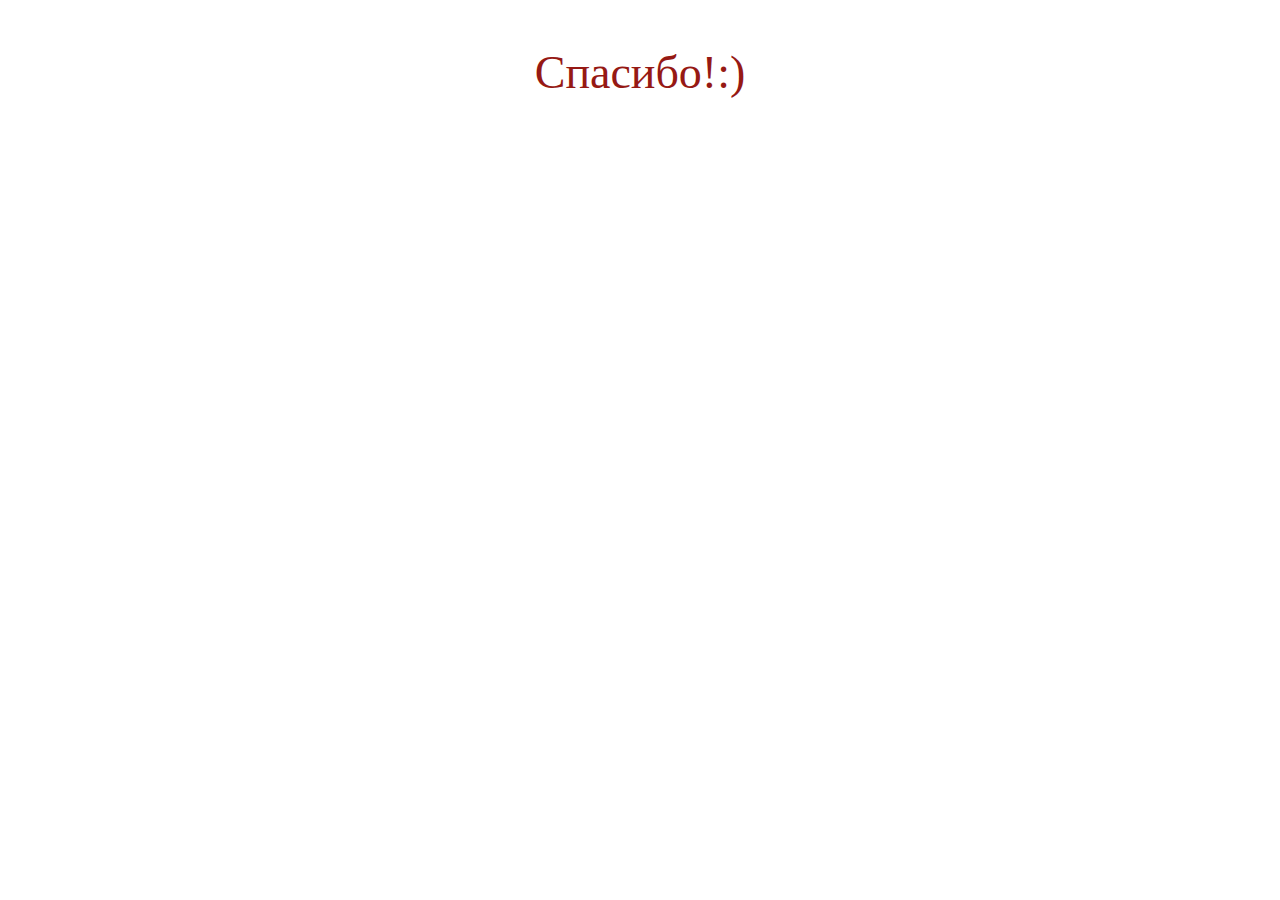
<file: thenkiy.html>
<!DOCTYPE html>
<html lang="en">
<head>
    <meta charset="UTF-8">
    <meta http-equiv="X-UA-Compatible" content="IE=edge">
    <meta name="viewport" content="width=device-width, initial-scale=1.0">
    <link rel="stylesheet" href="style.css">
    <title>Document</title>
</head>
<body>
    <p class="thank">
        Спасибо!:)
    </p>
</body>
</html>
</file>
<file: style.css>
body {
margin: 0px;
}
.list {
    list-style: none;
}
.link {
    text-decoration: none;
}

/*HEADER*/
.degulop-masegvad * { 
    box-sizing: border-box; 
  } 
  .degulop-masegvad li { 
    display: inline-block; 
    list-style: outside none none; 
    margin: 0 1.5em; 
    padding: 0; 
  } 
  .degulop-masegvad a { 
    padding: 0.5em 0; 
    position: relative; 
    letter-spacing: 1px; 
    text-decoration: none; 
  } 
  .degulop-masegvad a:before, 
  .degulop-masegvad a:after { 
    position: absolute; 
    -webkit-transition: all 0.35s ease; 
    transition: all 0.35s ease; 
  } 
  .degulop-masegvad a:before { 
    bottom: 8px; 
    display: block; 
    height: 3px; 
    width: 0%; 
    content: ""; 
    background-color: #961914; 
  } 
  .degulop-masegvad a:after { 
    left: 0; 
    top: 0; 
    padding: 0.5em 0; 
    position: absolute; 
    content: attr(data-hover); 
    color: #f2f2f5; 
    white-space: nowrap; 
    max-width: 0%; 
    overflow: hidden; 
  } 
  .degulop-masegvad a:hover:before, 
  .degulop-masegvad .kucasekigad a:before { 
    opacity: 1; 
    width: 100%; 
  } 
  .degulop-masegvad a:hover:after, 
  .degulop-masegvad .current a:after { 
    max-width: 100%; 
  }

.nav-bar {
    display: flex;
    position: absolute;
   align-items: center;
   margin-top: 20px;
}
.menu-flex {
    display: flex;
    margin-left: 280px;
}
.menu-li {
    margin-left: 50px;
}
.nav-item {
    color: #fff;
    font-size: 22px;
}
.logo {
    margin-left: 100px;
}
.img-zooo {
    position: absolute;
 margin-top: 375px;
 margin-left: 1292px;
}
.header-div {
    position: absolute;
    margin-top: 110px;
    margin-left: -80px;
}
.header-h1 {
    font-size: 54px;
    color: #fff;
}
.img-elips {
   position: absolute;
   margin-top: -15px;
   margin-left: -10px;
}
.header-p {
    color: #fff;
    opacity: 80%;
    font-size: 20px;
    margin-top: -25px;
}
.poli {
    position: absolute;
}
.header-botton {
    width: 226px;
    height: 48px;
    border-radius: 8px;
    border: none;
    background-color: #961914;
    margin-top: 10px;
    cursor: pointer;
}
.header-botton:hover {
    background: #75110D;
    transition: 1s;
}
.botton-a {
    font-size: 16px;
    color: #fff;
}
/*END HEADER*/

/*Что такое BARF*/
.barf {
    display: flex;
    margin-top: 150px;
    justify-content: center;
    align-items: center;
}
.barf-div {
    margin-top: -45px;
}
.barf-h2 {
    font-size: 46px;
    color: black;
}
.barf-p {
    color: #434242;
    font-size: 18px;
    margin-top: -10px;
}
.barf-p2 {
    font-size: 20px;
    font-weight: 600;
}
.img-dog {
    margin-left: 130px;
}
.barf-li {
    font-size: 18px;
    color:#961914;
}
.span-li {
    color: #434242;
    font-weight: 400;
    font-weight: lighter;
}
/*END Что такое BARF*/

/*РАЦИОН*/
.racion {
    display: flex;
    align-items: center;
}
.racion-div {
    display: flex;
    margin-top: 18px;
    margin-left: -40px;
}
.racion-food {
    display: flex;
    margin-top: 150px;
    background: #EAD1D0;
    width: 1240px;
    height: 280px;
    margin-left: 100px;
    justify-content: center;
    align-items: center;
}
.racion-list {
    font-size: 16px;
    font-weight: 600;
    color: black;
}
.racion-p {
    margin-left: 17px;
}
.racion-div_2 {
    margin-left: 180px;
}
.racion-ul {
    margin-top: 32px;
}
.img-vector {
    position: absolute;
}
/*END РАЦИОН*/

/*Рационы ZOOOV*/
.zoov {
    display: flex;
    align-items: center;
    margin-top: 125px;
}
.zoov-h2 {
    font-size: 46px;
    margin-left: 100px;
}
.zoov-p {
    font-size: 18px;
    margin-left: 349px;
}
.zoov-span {
    position: absolute;
}
.img-elli {
    position: absolute;
    margin-top: -15px;
    margin-right: -15x;
}
/*END Рационы ZOOOV*/

/*Галлерея рациона*/
.galerea {
    display: flex;
    justify-content: center;
}
.galerea-li {
    margin-right: 40px;
}
.button-galerea {
    width: 160px;
    height: 48px;
    border: 1px solid #961914;
    border-radius: 8px;
    background: #fff;
    cursor: pointer;
}
.button-galerea:hover {
    background: #EAD1D0;
    border: none;
    transition: 1s;
}
.galerea-a {
    color: #961914;
    font-size: 16px;
}
.galerea-dog {
    font-size: 18px;
    font-weight: 700;
    color: #000;
}
.galerea-span {
    color: #9F9E9D;
    font-size: 13px;
    margin-top: -10px;
}
.galerea-p {
    font-size: 16px;
    color: #434242;
    font-weight: 400;
}
.galerea-gramm{
    color: #9F9E9D;
    font-size: 13px;
}
/*END Галлерея рациона*/

/*РАСЧИТАТЬ*/
.calculation{
display: flex;
align-items: center;
width: 1240px;
height: 184px;
background: #EAD1D0;
justify-content: center;
margin-left: 100px;
margin-top: 150px;
}
.calculation-p {
    font-size: 28px;
    color: #000;
    font-style: normal;
}
.calculation-button {
    width: 171px;
    height: 48px;
    background: #961914;
    border-radius: 8px;
    border: none;
    margin-left: 150px;
   position: relative;
   cursor: pointer;
   transition: 0.5s;
}
.calculation-button:hover {
    background: #75110D;
}
.calculation-a {
    font-size: 16px;
    color: #fff;
}
/*END РАСЧИТАТЬ*/

/*Почему ZOOOV*/
.what-h2 {
    color:#000;
    font-size: 46px;
    font-weight: 700;
    margin-top: 150px;
    margin-left: 100px;
}
.what-div {
   margin-top: 45px; 
}
.what-ul {
    display: flex;
    margin-left: -100px;
    position: absolute;
}
.what-li {
    margin-left: 165px;
}
.what-p {
    font-weight: 600;
    font-size: 18px;
    color: #000;
}
.what-p2 {
color: #000;
font-size: 16px;
font-weight: 400;
line-height: 140%;
}
.img-4 {
    margin-bottom: 30px;
    margin-left: -19px;
}
.img-4 {
    position: absolute;
}
/*END Почему ZOOOV*/

/*ЗАБОТА*/
.zabota {
   margin-top: 90px;
   margin-left: 100px;
}
.img-21 {
   margin-bottom: -160px;
   margin-left: -280px;
}
.zabota-h2 {
    font-size: 46px;
    color: #000;
    font-weight: 700;
    margin-left: 134px;
}
.zabota-div {
    display: flex;
    margin-top: 430px;
    
    background: #FFF4F3;
    width: 100%;
    height: 905px;
}
.zabota-p {
    font-size: 18px;
    color: #434242;
    line-height: 130%;
    margin-left: 137px;
}
.img-22 {
  margin-left: -650px;
  margin-bottom: -70px;
}
.zabota-div2 {
    margin-top: 75px;
}
/*END ЗАБОТА*/

/*POLUCHILA ZOOV*/
.poluchila-ul {
    display: flex;
    margin-left: -60px;
}
.poluchila-p {
    color: #000;
    font-size: 18px;
    font-weight: 600;
}
.poluchila-p2 {
    font-size: 16px;
    color: #000;
    font-weight: 400;
}
.poluchila-li {
    margin-left: 124px;
}
.poluchila-arov {
    display: flex;
    align-items: center;
}
.puls {
    margin-left: 30px;
}
.poluchila-div {
    margin-top: 135px;
    font-size: 46px;
    color: #000;
    margin-left: 100px;
}
.poluchila-div2 {
    margin-top: 60px;
}
.box {
    margin-top: 5px;
}
.poluchila-a {
    color: #961914;
}
/*END POLUCHILA ZOOV*/

  /*===MODALKA===*/
.backdrop {
    position: fixed;
    top: 0;
    left: 0;
    width: 100vw;
    height: 100vh;
    background-color: rgba(0,0,0,0.5);
    transition: all 250ms linear;
}
.modal {
    position: absolute;
    top: 50%;
    left: 50%;
    transform: translate(-50%, -50%);
    background-color: #fff;
}
.modal-h2 {
    font-size: 40px;
    color: #961914;
    margin-left: 40px;
}
.modal-p {
    font-size: 15px;
    color: #000;
    margin-top: -20px;
    margin-left: 40px;
}
.modal-close-btn {
    position: absolute;
    top: 8px;
    right: 8px;
    width: 30px;
    height: 30px;
    background: transparent;
    border: 1px solid rgba(0, 0, 0, 0.1);
    border-radius: 50%;
    cursor: pointer;
    transform: rotate(0deg);
    transition: all 0.6s;
}
  .modal-close-btn:hover {
    color: #000;
    text-decoration: none;
    cursor: pointer;
    opacity: 0.75;
    transform: rotate(145deg);
  }
.is-hidden {
    opacity: 0;
    visibility: hidden;
    pointer-events: none;
}
.contact-form {
	width: 370px;
	min-height: 330px;
	padding: 20px;
	margin: 0 auto;
    margin-left: 20px;
}
.contact-form-input {
	width: 90%;
	height: 40px;
	border: 1px solid #303030;
	margin-bottom: 20px;
    padding-left: 10px;
}
.contact-form-btn {
    width: 300px;
    height: 48px;
    background: #961914;
    border: none;
    border-radius: 3px;
    color: #fff;
    font-size: 14px;
    cursor: pointer;
}
.link-modal {
    color: #fff;
    font-size: 16px;
}

/* Рисуем внутренний круг */
.custom-radio-btn::before {
    content: '';
    display: inline-block;
    width: 8px;
    height: 8px;
    background: #a3a4a7;
    border-radius: 50%;
    margin-left: 40px;
/* Выравниваем по центру относительно внешнего круга */
    position: absolute;
    left: 50%;
    top: 50%;
    transform: translate(-50%, -50%) scale(0);
/* Плавный переход трансформации масштабирования */
    transition: 0.2s ease-in;
}
.form-radio {
    margin-left: 40px;
}
/*===END MODALKA===*/

/*===THENK OUY===*/
.thank {
    font-size: 46px;
    text-align: center;
    color: #961914;
}
/*===END THENK OYU===*/

/*===MODAL ZAKAZAT===*/
.css-modal-checkbox-container {
    display:flex;
}
.hg-modal {
    font-size: 16px;
}
#css-modal-checkbox {
    display: none;
}
/* Кнопка для открытия */
.css-modal-checkbox {
    text-decoration: none;
   padding-left: 47px;
   padding-top: 15px;
    font-size: 17px;
    width: 107px;
    height: 35px;
    color: #961914;
    background: #fff;
    cursor: pointer;
    border: 1px solid #961914;
    overflow: hidden;
    z-index: 1;    
    border-radius: 8px;
}
.css-modal-checkbox:hover,
.css-modal-checkbox:active,
.css-modal-checkbox:focus {
    color: #961914;
    background: #EAD1D0;
    transition: 0.5s;
}
.css-modal-checkbox:before {
    content: '';
    position: absolute;
    transition: transform 0.5s;
}
/* Контейнер, который затемняет страницу */
#css-modal-checkbox + .cmc {
    display: none;
}
#css-modal-checkbox:checked + .cmc {
    display:flex;
    align-items:center;
    justify-content:center;    
    z-index: 4;
    position: fixed;
    left: 0;
    top: 0;
    width: 100%;
    height: 100%;
    animation: bg 0.5s ease;
    background: rgba(0, 0, 0, 0.4);
}
/* Модальное окно */
#css-modal-checkbox:checked + .cmc .cmt {
    font-size: 16px;
    padding: 20px;
    width:80%;
    max-width: 750px;
    max-height: 550px;
    transition: 0.5s;
    border-radius: 8px;
    background: #FFF;
    box-shadow: 0 4px 12px rgba(0,0,0,0.2), 0 16px 20px rgba(0,0,0,0.2);
    overflow: auto;
    animation: scale 0.5s ease;
    overflow: hidden;
}
.modal-text {
    font-size: 20px;
    font-weight: 700;
    color: #000;
   margin-left: 80px;
}
.modal-text2 {
    color: #9F9E9D;
    font-size: 15px;
    margin-top: -15px;
    line-height: 19px;
    margin-left: 80px;
}
.modal-text3 {
    color:#434242;
    font-size: 14px;
   margin-left: 80px;
}
.modal-span {
    color: #434242;
    font-weight: 700;
    
}
.modal-span2 {
    color: #434242;
    font-size: 14px;
    margin-left: 80px;
}
.modal-text-img {
    display: flex;
}
.contact-btr {
    margin-left: 432px;
    margin-top: -130px;
}
/* Кнопка с крестиком закрывающая окно */
.css-modal-close {
    width: 30px;
    height: 30px;
    border-radius: 15px;
    position: absolute;
    z-index: 10;
    border: 1px solid #616161;
    margin-top: -205px;
    margin-left: 370px;
    box-shadow: 0 4px 12px rgba(0,0,0,0.2), 0 16px 20px rgba(0,0,0,0.2);
    background-image: url("data:image/svg+xml;charset=UTF-8,%3csvg xmlns='http://www.w3.org/2000/svg' viewBox='0 0 24 24' fill='none' stroke='%23337AB7' stroke-width='3' stroke-linecap='round' stroke-linejoin='round'%3e%3cline x1='18' y1='6' x2='6' y2='18'%3e%3c/line%3e%3cline x1='6' y1='6' x2='18' y2='18'%3e%3c/line%3e%3c/svg%3e");
    background-size: cover;
    animation: move 0.5s ease;
    cursor: pointer;
}
 
/* Анимации */
@keyframes scale {
    0% {
        transform: scale(0);
    }
    100% {
        transform: scale(1);
    }
}
@keyframes move {
    0% {
        right: -80px;
    }
    100% {
        right: 20px;
    }
}
@keyframes bg {
    0% {
        background: rgba(51, 122, 183, 0);
    }
    100% {
        background: rgba(51, 122, 183, 0.7);
    }
}
/*===END MODAL ZAKAZAT===*/
</file>
